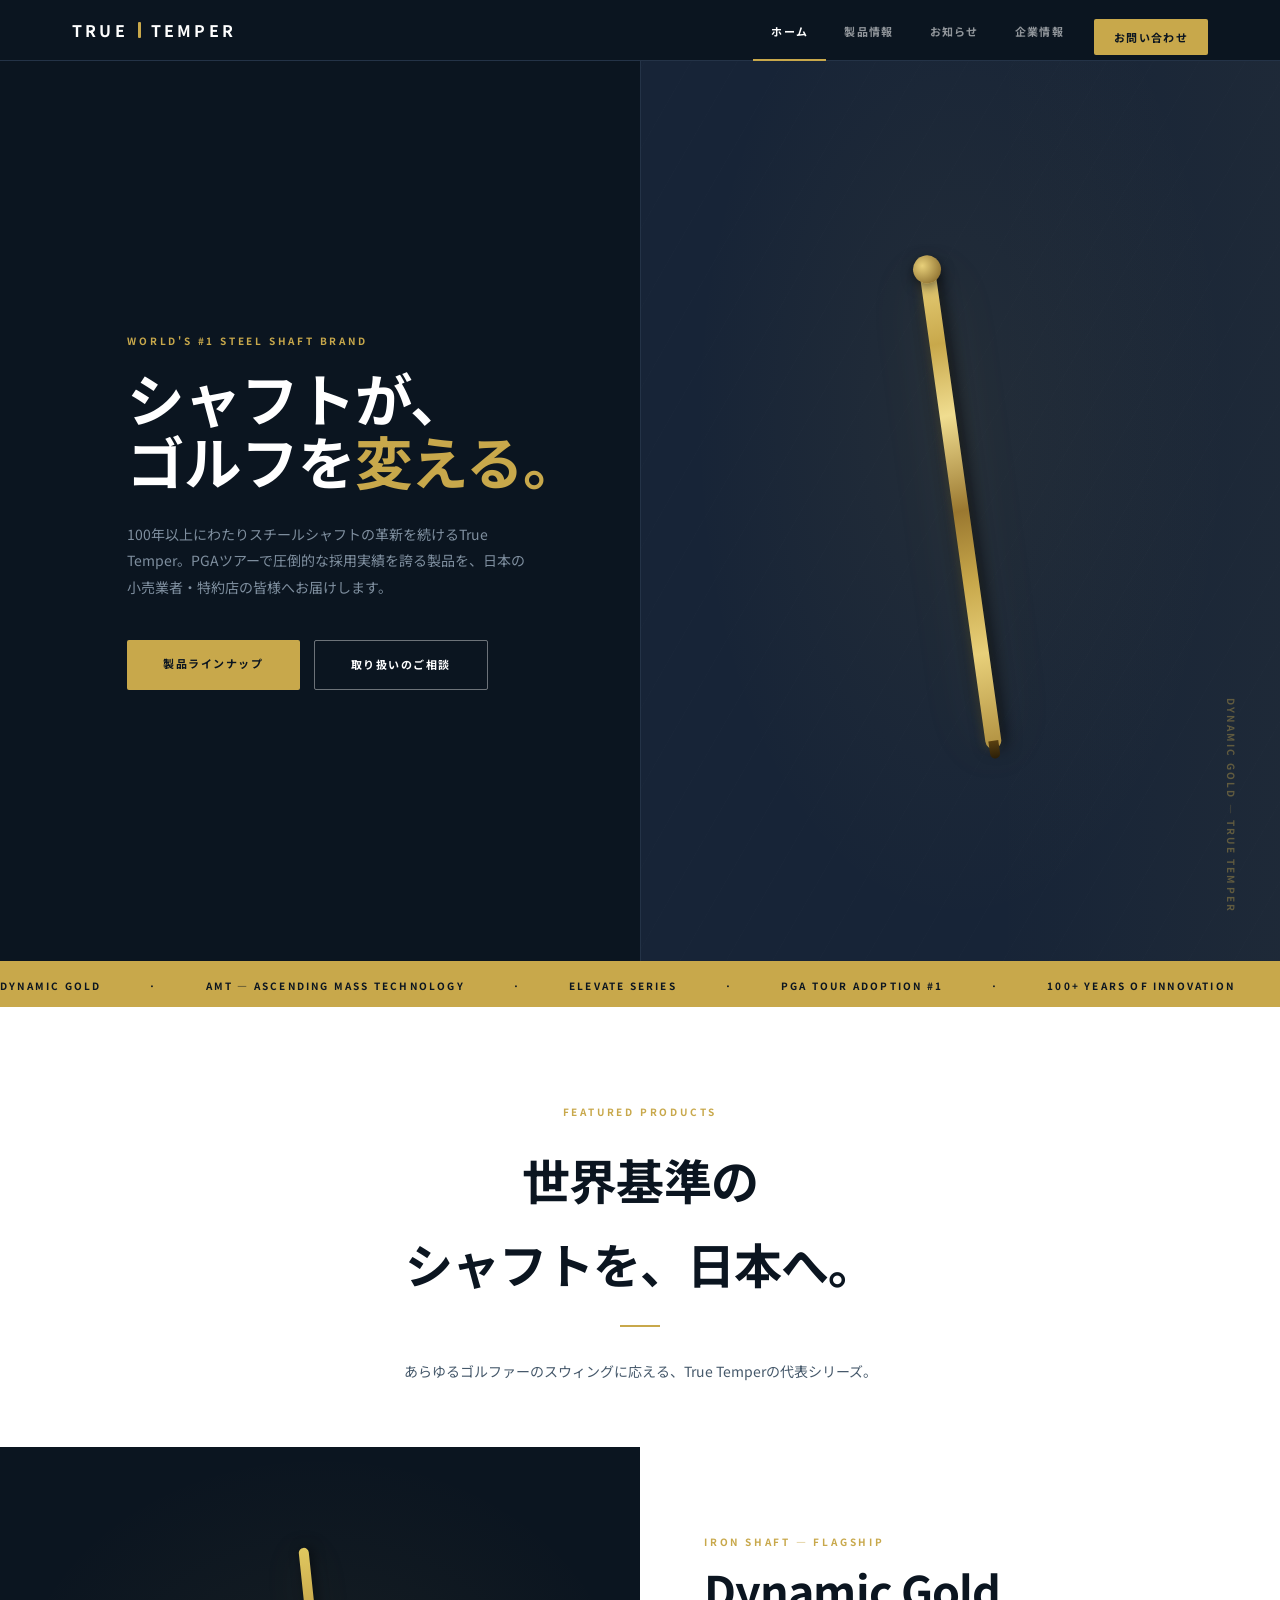
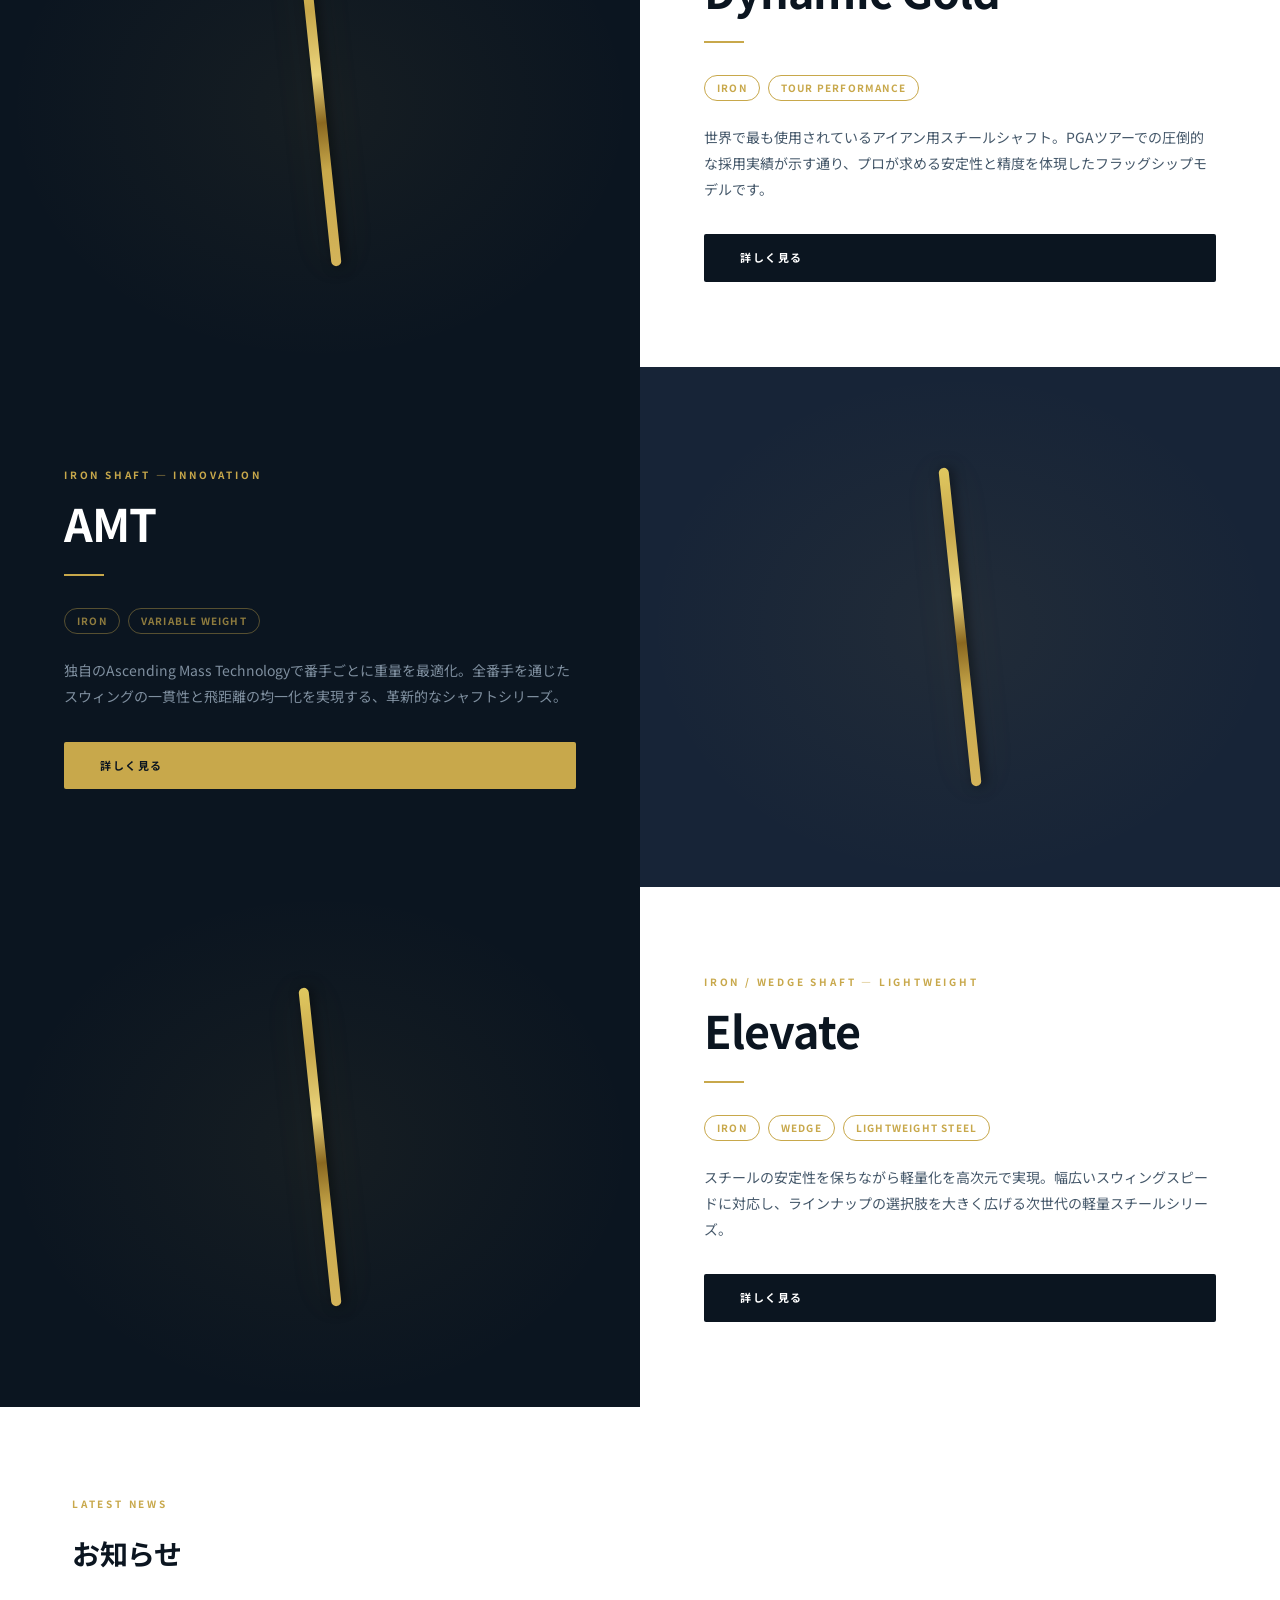
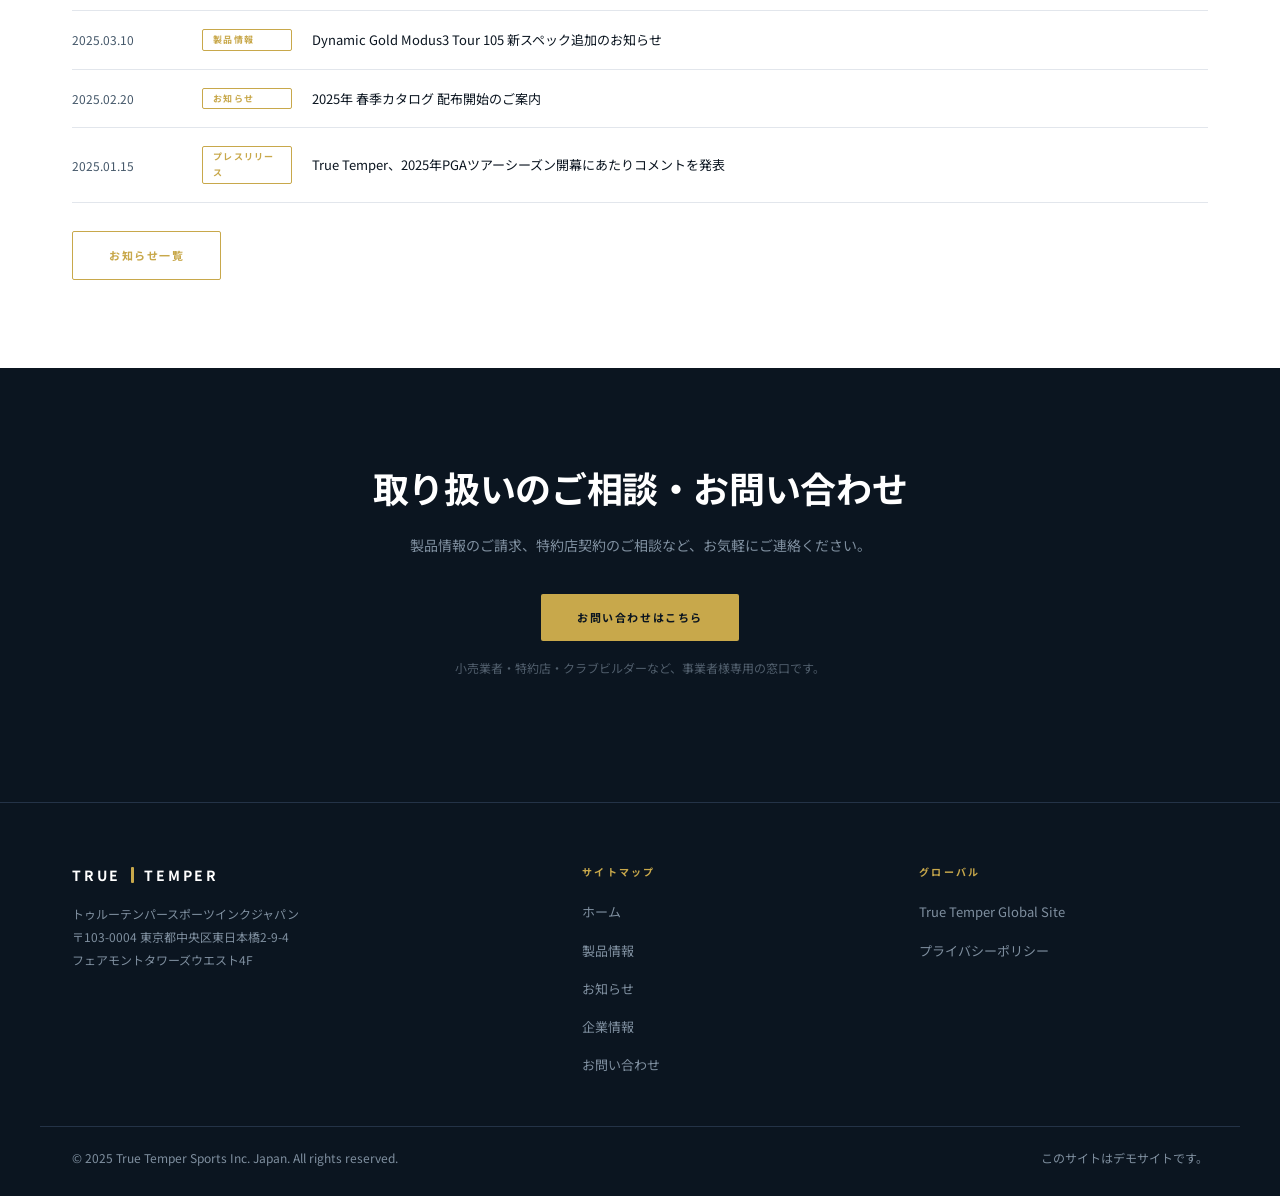
<file: index.html>
<!DOCTYPE html>
<html lang="ja">
<head>
  <meta charset="UTF-8">
  <meta name="viewport" content="width=device-width, initial-scale=1.0">
  <title>True Temper Japan | ゴルフシャフトの世界的リーディングブランド</title>
  <meta name="description" content="True Temper（トゥルーテンパー）は世界No.1のスチールゴルフシャフトブランド。日本国内の小売業者・特約店向けに、最高品質のゴルフシャフトを供給しています。">
  <link rel="preconnect" href="https://fonts.googleapis.com">
  <link rel="preconnect" href="https://fonts.gstatic.com" crossorigin>
  <link href="https://fonts.googleapis.com/css2?family=Noto+Sans+JP:wght@400;500;700&display=swap" rel="stylesheet">
  <link rel="stylesheet" href="assets/style.css">
</head>
<body>

  <header class="site-header">
    <div class="header-inner">
      <a href="index.html" class="logo">TRUE<span class="logo-bar"></span>TEMPER</a>
      <nav class="site-nav">
        <a href="index.html" class="active">ホーム</a>
        <a href="products.html">製品情報</a>
        <a href="news.html">お知らせ</a>
        <a href="about.html">企業情報</a>
        <a href="contact.html" class="nav-contact">お問い合わせ</a>
      </nav>
    </div>
  </header>

  <!-- Hero: full-screen split -->
  <section class="hero">
    <div class="hero-copy">
      <span class="eyebrow">World's #1 Steel Shaft Brand</span>
      <h1>シャフトが、<br>ゴルフを<em>変える。</em></h1>
      <p>100年以上にわたりスチールシャフトの革新を続けるTrue Temper。PGAツアーで圧倒的な採用実績を誇る製品を、日本の小売業者・特約店の皆様へお届けします。</p>
      <div class="hero-btns">
        <a href="products.html" class="btn btn-gold">製品ラインナップ</a>
        <a href="contact.html" class="btn btn-ghost">取り扱いのご相談</a>
      </div>
    </div>
    <div class="hero-panel">
      <div class="shaft-highlight"></div>
      <div class="shaft-hero"></div>
      <div class="shaft-hero-label">Dynamic Gold — True Temper</div>
    </div>
  </section>

  <!-- Brand ticker -->
  <div class="brand-ticker">
    <div class="brand-ticker-inner">
      <span>Dynamic Gold</span><span>·</span>
      <span>AMT — Ascending Mass Technology</span><span>·</span>
      <span>Elevate Series</span><span>·</span>
      <span>PGA Tour Adoption #1</span><span>·</span>
      <span>100+ Years of Innovation</span><span>·</span>
      <span>Dynamic Gold</span><span>·</span>
      <span>AMT — Ascending Mass Technology</span><span>·</span>
      <span>Elevate Series</span><span>·</span>
      <span>PGA Tour Adoption #1</span><span>·</span>
      <span>100+ Years of Innovation</span><span>·</span>
    </div>
  </div>

  <!-- Products showcase: Titleist-style full-bleed rows -->
  <div class="products-intro">
    <div class="container">
      <span class="eyebrow eyebrow-dark">Featured Products</span>
      <h2>世界基準の<br>シャフトを、日本へ。</h2>
      <div class="rule rule-center"></div>
      <p>あらゆるゴルファーのスウィングに応える、True Temperの代表シリーズ。</p>
    </div>
  </div>

  <!-- Dynamic Gold row -->
  <div class="product-row">
    <div class="product-row-visual">
      <div class="shaft-card"></div>
    </div>
    <div class="product-row-copy">
      <span class="eyebrow">Iron Shaft — Flagship</span>
      <h2>Dynamic Gold</h2>
      <div class="rule"></div>
      <div class="tag-row">
        <span class="tag">Iron</span>
        <span class="tag">Tour Performance</span>
      </div>
      <p>世界で最も使用されているアイアン用スチールシャフト。PGAツアーでの圧倒的な採用実績が示す通り、プロが求める安定性と精度を体現したフラッグシップモデルです。</p>
      <a href="products.html#dynamic-gold" class="btn btn-navy">詳しく見る</a>
    </div>
  </div>

  <!-- AMT row (dark, reversed) -->
  <div class="product-row dark reverse">
    <div class="product-row-visual">
      <div class="shaft-card"></div>
    </div>
    <div class="product-row-copy">
      <span class="eyebrow">Iron Shaft — Innovation</span>
      <h2>AMT</h2>
      <div class="rule"></div>
      <div class="tag-row">
        <span class="tag tag-dark">Iron</span>
        <span class="tag tag-dark">Variable Weight</span>
      </div>
      <p>独自のAscending Mass Technologyで番手ごとに重量を最適化。全番手を通じたスウィングの一貫性と飛距離の均一化を実現する、革新的なシャフトシリーズ。</p>
      <a href="products.html#amt" class="btn btn-gold">詳しく見る</a>
    </div>
  </div>

  <!-- Elevate row -->
  <div class="product-row">
    <div class="product-row-visual">
      <div class="shaft-card"></div>
    </div>
    <div class="product-row-copy">
      <span class="eyebrow">Iron / Wedge Shaft — Lightweight</span>
      <h2>Elevate</h2>
      <div class="rule"></div>
      <div class="tag-row">
        <span class="tag">Iron</span>
        <span class="tag">Wedge</span>
        <span class="tag">Lightweight Steel</span>
      </div>
      <p>スチールの安定性を保ちながら軽量化を高次元で実現。幅広いスウィングスピードに対応し、ラインナップの選択肢を大きく広げる次世代の軽量スチールシリーズ。</p>
      <a href="products.html#elevate" class="btn btn-navy">詳しく見る</a>
    </div>
  </div>

  <!-- News -->
  <section class="news-section">
    <div class="container">
      <span class="eyebrow eyebrow-dark">Latest News</span>
      <h2>お知らせ</h2>
      <div class="news-list">
        <div class="news-item">
          <span class="news-date">2025.03.10</span>
          <span class="news-cat">製品情報</span>
          <span class="news-title"><a href="news.html">Dynamic Gold Modus3 Tour 105 新スペック追加のお知らせ</a></span>
        </div>
        <div class="news-item">
          <span class="news-date">2025.02.20</span>
          <span class="news-cat">お知らせ</span>
          <span class="news-title"><a href="news.html">2025年 春季カタログ 配布開始のご案内</a></span>
        </div>
        <div class="news-item">
          <span class="news-date">2025.01.15</span>
          <span class="news-cat">プレスリリース</span>
          <span class="news-title"><a href="news.html">True Temper、2025年PGAツアーシーズン開幕にあたりコメントを発表</a></span>
        </div>
      </div>
      <div style="margin-top: 28px;">
        <a href="news.html" class="btn btn-outline-gold">お知らせ一覧</a>
      </div>
    </div>
  </section>

  <!-- CTA -->
  <div class="cta-band">
    <div class="container">
      <h2>取り扱いのご相談・お問い合わせ</h2>
      <p>製品情報のご請求、特約店契約のご相談など、お気軽にご連絡ください。</p>
      <a href="contact.html" class="btn btn-gold">お問い合わせはこちら</a>
      <p class="note">小売業者・特約店・クラブビルダーなど、事業者様専用の窓口です。</p>
    </div>
  </div>

  <footer class="site-footer">
    <div class="footer-inner">
      <div class="footer-brand">
        <a href="index.html" class="logo">TRUE<span class="logo-bar"></span>TEMPER</a>
        <p>トゥルーテンパースポーツインクジャパン<br>
        〒103-0004 東京都中央区東日本橋2-9-4<br>
        フェアモントタワーズウエスト4F</p>
      </div>
      <div class="footer-col">
        <h4>サイトマップ</h4>
        <ul>
          <li><a href="index.html">ホーム</a></li>
          <li><a href="products.html">製品情報</a></li>
          <li><a href="news.html">お知らせ</a></li>
          <li><a href="about.html">企業情報</a></li>
          <li><a href="contact.html">お問い合わせ</a></li>
        </ul>
      </div>
      <div class="footer-col">
        <h4>グローバル</h4>
        <ul>
          <li><a href="#">True Temper Global Site</a></li>
          <li><a href="#">プライバシーポリシー</a></li>
        </ul>
      </div>
    </div>
    <div class="footer-bottom">
      <p>© 2025 True Temper Sports Inc. Japan. All rights reserved.</p>
      <p>このサイトはデモサイトです。</p>
    </div>
  </footer>

</body>
</html>
</file>
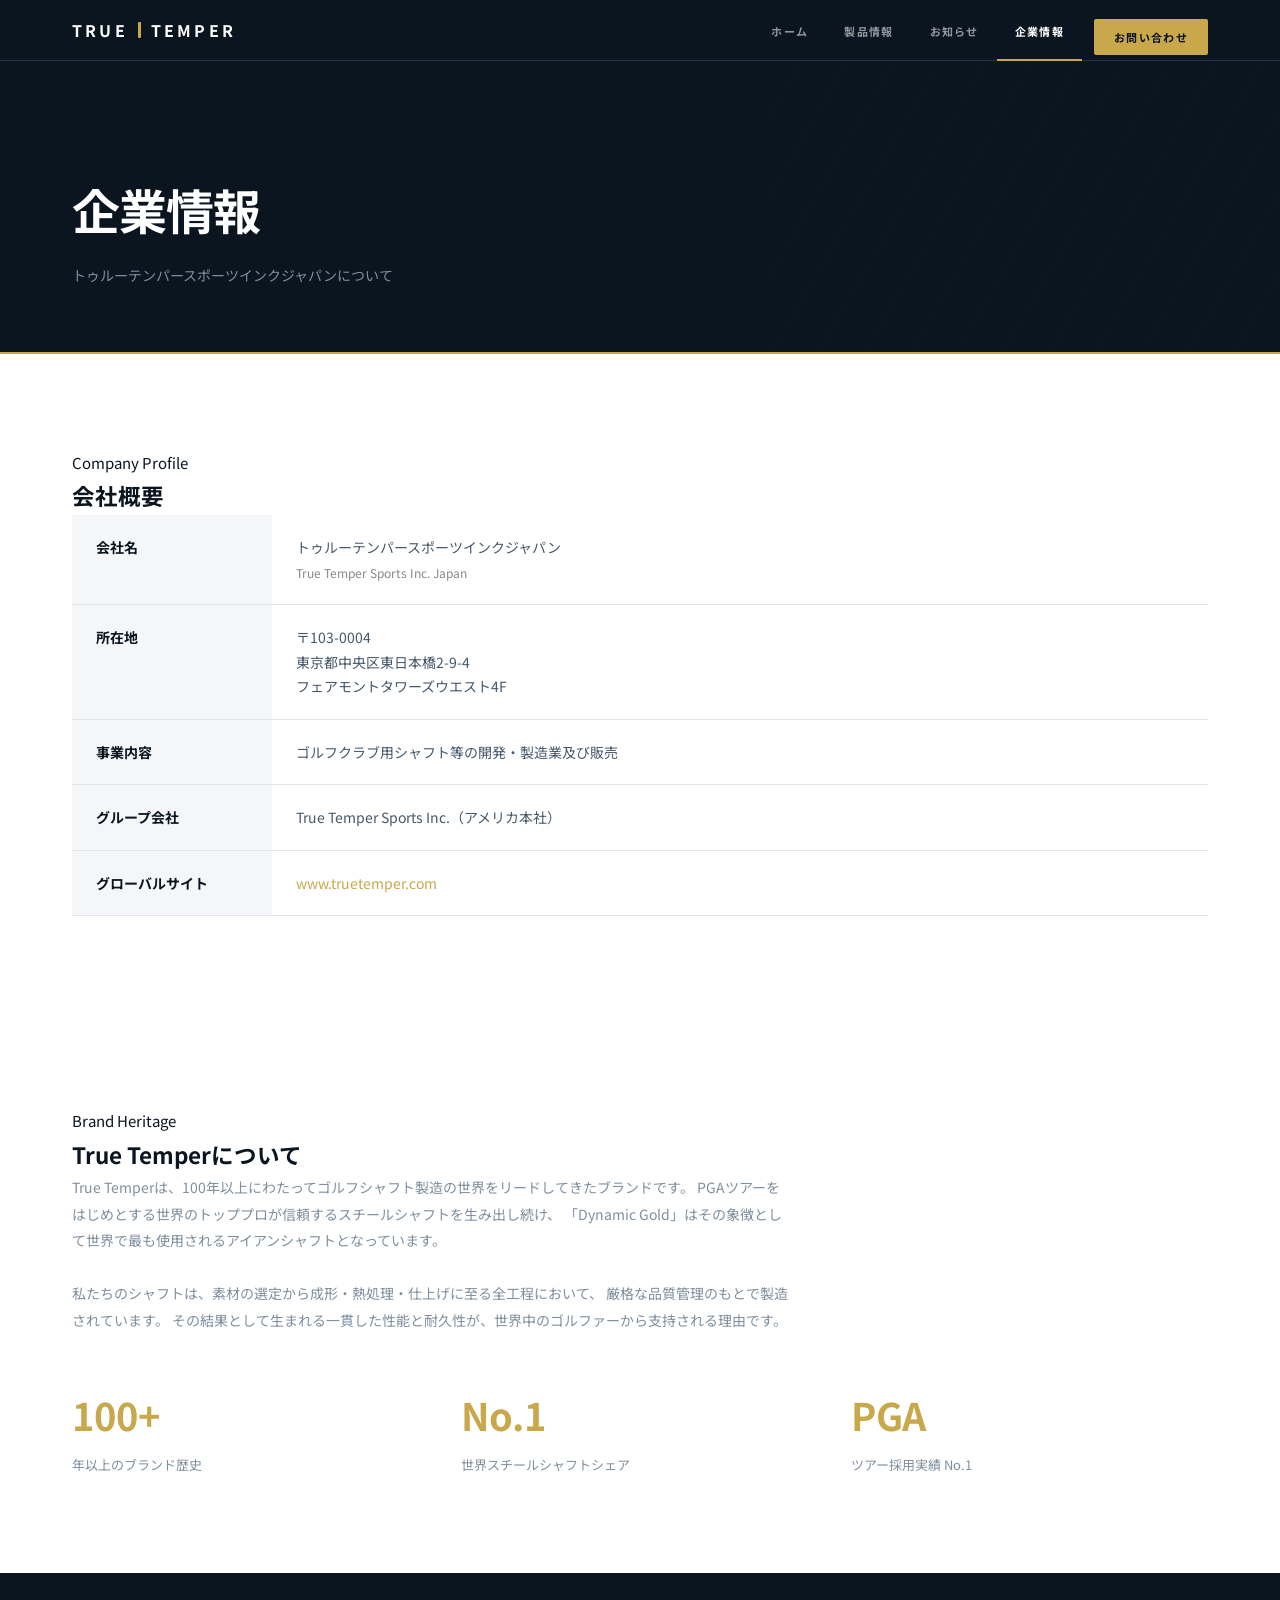
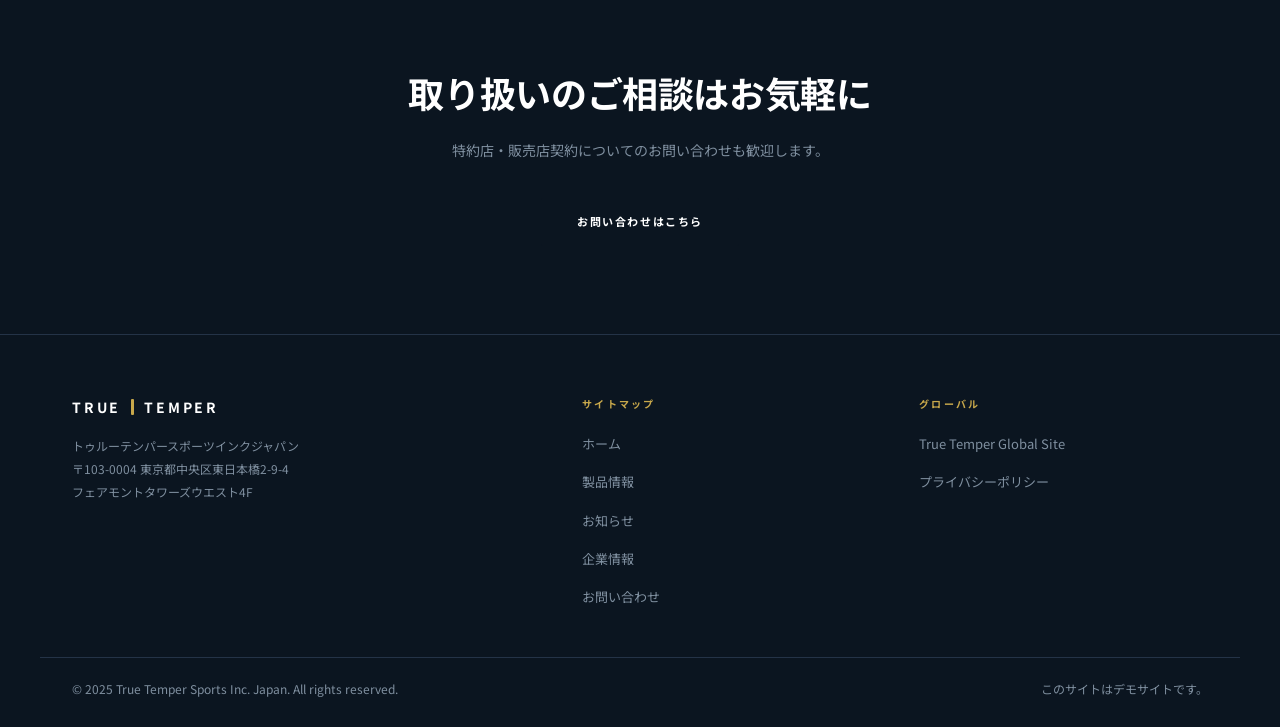
<file: about.html>
<!DOCTYPE html>
<html lang="ja">
<head>
  <meta charset="UTF-8">
  <meta name="viewport" content="width=device-width, initial-scale=1.0">
  <title>企業情報 | True Temper Japan</title>
  <meta name="description" content="トゥルーテンパースポーツインクジャパンの企業情報。東京都中央区を拠点に、世界No.1スチールゴルフシャフトブランドを日本市場へ展開しています。">
  <link rel="preconnect" href="https://fonts.googleapis.com">
  <link rel="preconnect" href="https://fonts.gstatic.com" crossorigin>
  <link href="https://fonts.googleapis.com/css2?family=Noto+Sans+JP:wght@400;500;700&display=swap" rel="stylesheet">
  <link rel="stylesheet" href="assets/style.css">
</head>
<body>

  <header class="site-header">
    <div class="header-inner">
      <a href="index.html" class="logo">TRUE<span class="logo-bar"></span>TEMPER</a>
      <nav class="site-nav">
        <a href="index.html">ホーム</a>
        <a href="products.html">製品情報</a>
        <a href="news.html">お知らせ</a>
        <a href="about.html" class="active">企業情報</a>
        <a href="contact.html" class="nav-contact">お問い合わせ</a>
      </nav>
    </div>
  </header>

  <div class="page-hero">
    <div class="container">
      <span class="label">About Us</span>
      <h1>企業情報</h1>
      <p>トゥルーテンパースポーツインクジャパンについて</p>
    </div>
  </div>

  <!-- Company Info -->
  <section class="section">
    <div class="container">
      <span class="label">Company Profile</span>
      <h2 class="section-title">会社概要</h2>
      <div class="divider"></div>
      <table class="info-table">
        <tr>
          <th>会社名</th>
          <td>トゥルーテンパースポーツインクジャパン<br>
            <small style="color:#888; font-size:12px;">True Temper Sports Inc. Japan</small></td>
        </tr>
        <tr>
          <th>所在地</th>
          <td>〒103-0004<br>東京都中央区東日本橋2-9-4<br>フェアモントタワーズウエスト4F</td>
        </tr>
        <tr>
          <th>事業内容</th>
          <td>ゴルフクラブ用シャフト等の開発・製造業及び販売</td>
        </tr>
        <tr>
          <th>グループ会社</th>
          <td>True Temper Sports Inc.（アメリカ本社）</td>
        </tr>
        <tr>
          <th>グローバルサイト</th>
          <td><a href="#" style="color: var(--gold);">www.truetemper.com</a></td>
        </tr>
      </table>
    </div>
  </section>

  <!-- Brand story -->
  <section class="section section-navy">
    <div class="container">
      <span class="label">Brand Heritage</span>
      <h2 class="section-title section-title-white">True Temperについて</h2>
      <div class="divider"></div>
      <p style="font-size: 14px; color: var(--gray); line-height: 1.9; max-width: 720px; margin-bottom: 48px;">
        True Temperは、100年以上にわたってゴルフシャフト製造の世界をリードしてきたブランドです。
        PGAツアーをはじめとする世界のトッププロが信頼するスチールシャフトを生み出し続け、
        「Dynamic Gold」はその象徴として世界で最も使用されるアイアンシャフトとなっています。<br><br>
        私たちのシャフトは、素材の選定から成形・熱処理・仕上げに至る全工程において、
        厳格な品質管理のもとで製造されています。
        その結果として生まれる一貫した性能と耐久性が、世界中のゴルファーから支持される理由です。
      </p>
      <div style="display: grid; grid-template-columns: repeat(auto-fit, minmax(200px, 1fr)); gap: 32px;">
        <div>
          <p style="font-size: 38px; font-weight: 700; color: var(--gold);">100+</p>
          <p style="font-size: 13px; color: var(--gray); margin-top: 6px;">年以上のブランド歴史</p>
        </div>
        <div>
          <p style="font-size: 38px; font-weight: 700; color: var(--gold);">No.1</p>
          <p style="font-size: 13px; color: var(--gray); margin-top: 6px;">世界スチールシャフトシェア</p>
        </div>
        <div>
          <p style="font-size: 38px; font-weight: 700; color: var(--gold);">PGA</p>
          <p style="font-size: 13px; color: var(--gray); margin-top: 6px;">ツアー採用実績 No.1</p>
        </div>
      </div>
    </div>
  </section>

  <!-- CTA -->
  <div class="cta-band">
    <div class="container">
      <h2>取り扱いのご相談はお気軽に</h2>
      <p>特約店・販売店契約についてのお問い合わせも歓迎します。</p>
      <a href="contact.html" class="btn btn-navy">お問い合わせはこちら</a>
    </div>
  </div>

  <footer class="site-footer">
    <div class="footer-inner">
      <div class="footer-brand">
        <a href="index.html" class="logo">TRUE<span class="logo-bar"></span>TEMPER</a>
        <p>トゥルーテンパースポーツインクジャパン<br>
        〒103-0004 東京都中央区東日本橋2-9-4<br>
        フェアモントタワーズウエスト4F</p>
      </div>
      <div class="footer-col">
        <h4>サイトマップ</h4>
        <ul>
          <li><a href="index.html">ホーム</a></li>
          <li><a href="products.html">製品情報</a></li>
          <li><a href="news.html">お知らせ</a></li>
          <li><a href="about.html">企業情報</a></li>
          <li><a href="contact.html">お問い合わせ</a></li>
        </ul>
      </div>
      <div class="footer-col">
        <h4>グローバル</h4>
        <ul>
          <li><a href="#">True Temper Global Site</a></li>
          <li><a href="#">プライバシーポリシー</a></li>
        </ul>
      </div>
    </div>
    <div class="footer-bottom">
      <p>© 2025 True Temper Sports Inc. Japan. All rights reserved.</p>
      <p>このサイトはデモサイトです。</p>
    </div>
  </footer>

</body>
</html>
</file>
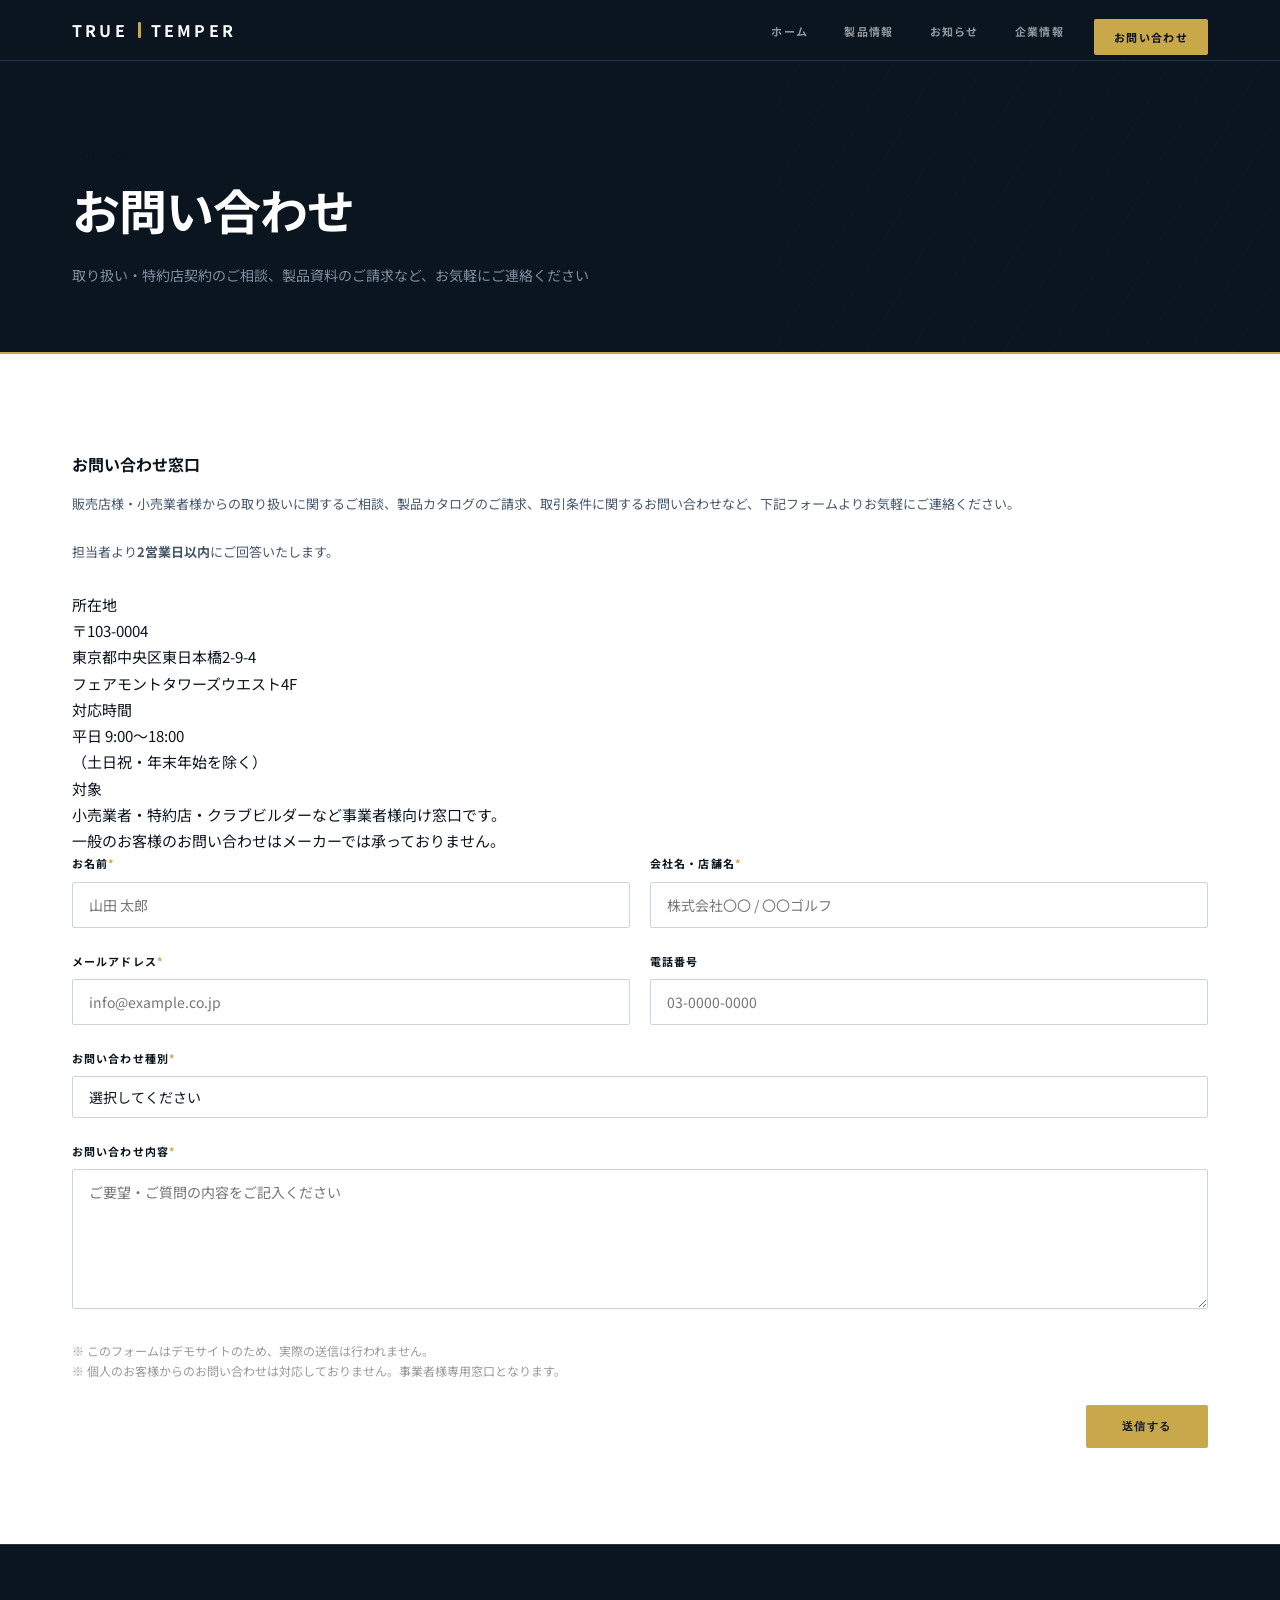
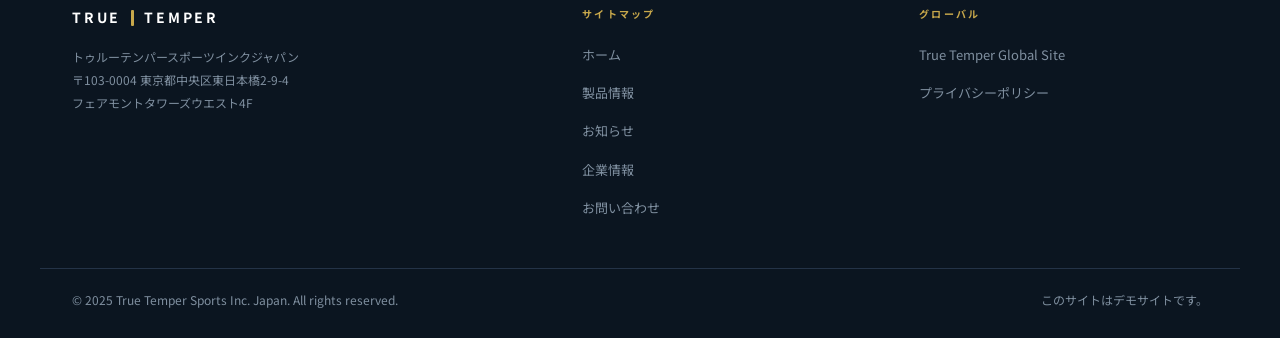
<file: contact.html>
<!DOCTYPE html>
<html lang="ja">
<head>
  <meta charset="UTF-8">
  <meta name="viewport" content="width=device-width, initial-scale=1.0">
  <title>お問い合わせ | True Temper Japan</title>
  <meta name="description" content="True Temper Japanへのお問い合わせ。取り扱い・特約店契約のご相談、製品カタログのご請求など、販売店様・小売業者様からのご連絡をお待ちしております。">
  <link rel="preconnect" href="https://fonts.googleapis.com">
  <link rel="preconnect" href="https://fonts.gstatic.com" crossorigin>
  <link href="https://fonts.googleapis.com/css2?family=Noto+Sans+JP:wght@400;500;700&display=swap" rel="stylesheet">
  <link rel="stylesheet" href="assets/style.css">
</head>
<body>

  <header class="site-header">
    <div class="header-inner">
      <a href="index.html" class="logo">TRUE<span class="logo-bar"></span>TEMPER</a>
      <nav class="site-nav">
        <a href="index.html">ホーム</a>
        <a href="products.html">製品情報</a>
        <a href="news.html">お知らせ</a>
        <a href="about.html">企業情報</a>
        <a href="contact.html" class="nav-contact active">お問い合わせ</a>
      </nav>
    </div>
  </header>

  <div class="page-hero">
    <div class="container">
      <span class="label">Contact</span>
      <h1>お問い合わせ</h1>
      <p>取り扱い・特約店契約のご相談、製品資料のご請求など、お気軽にご連絡ください</p>
    </div>
  </div>

  <section class="section">
    <div class="container">
      <div class="contact-layout">

        <div class="contact-sidebar">
          <h3>お問い合わせ窓口</h3>
          <p>
            販売店様・小売業者様からの取り扱いに関するご相談、製品カタログのご請求、取引条件に関するお問い合わせなど、下記フォームよりお気軽にご連絡ください。<br><br>
            担当者より<strong>2営業日以内</strong>にご回答いたします。
          </p>
          <dl class="info-list">
            <div class="info-list-item">
              <dt>所在地</dt>
              <dd>〒103-0004<br>東京都中央区東日本橋2-9-4<br>フェアモントタワーズウエスト4F</dd>
            </div>
            <div class="info-list-item">
              <dt>対応時間</dt>
              <dd>平日 9:00〜18:00<br>（土日祝・年末年始を除く）</dd>
            </div>
            <div class="info-list-item">
              <dt>対象</dt>
              <dd>小売業者・特約店・クラブビルダーなど事業者様向け窓口です。<br>一般のお客様のお問い合わせはメーカーでは承っておりません。</dd>
            </div>
          </dl>
        </div>

        <div>
          <form action="#" method="post">
            <div class="form-row">
              <div class="form-group">
                <label for="name">お名前<span class="req">*</span></label>
                <input type="text" id="name" name="name" placeholder="山田 太郎" required>
              </div>
              <div class="form-group">
                <label for="company">会社名・店舗名<span class="req">*</span></label>
                <input type="text" id="company" name="company" placeholder="株式会社〇〇 / 〇〇ゴルフ" required>
              </div>
            </div>
            <div class="form-row">
              <div class="form-group">
                <label for="email">メールアドレス<span class="req">*</span></label>
                <input type="email" id="email" name="email" placeholder="info@example.co.jp" required>
              </div>
              <div class="form-group">
                <label for="tel">電話番号</label>
                <input type="tel" id="tel" name="tel" placeholder="03-0000-0000">
              </div>
            </div>
            <div class="form-group">
              <label for="category">お問い合わせ種別<span class="req">*</span></label>
              <select id="category" name="category" required>
                <option value="" disabled selected>選択してください</option>
                <option>取り扱い・特約店契約のご相談</option>
                <option>製品カタログ・スペック資料のご請求</option>
                <option>お見積りのご依頼</option>
                <option>既存取引に関するお問い合わせ</option>
                <option>その他</option>
              </select>
            </div>
            <div class="form-group">
              <label for="message">お問い合わせ内容<span class="req">*</span></label>
              <textarea id="message" name="message" placeholder="ご要望・ご質問の内容をご記入ください" required></textarea>
            </div>
            <p class="form-note">
              ※ このフォームはデモサイトのため、実際の送信は行われません。<br>
              ※ 個人のお客様からのお問い合わせは対応しておりません。事業者様専用窓口となります。
            </p>
            <div style="text-align: right;">
              <button type="submit" class="btn btn-gold">送信する</button>
            </div>
          </form>
        </div>

      </div>
    </div>
  </section>

  <footer class="site-footer">
    <div class="footer-inner">
      <div class="footer-brand">
        <a href="index.html" class="logo">TRUE<span class="logo-bar"></span>TEMPER</a>
        <p>トゥルーテンパースポーツインクジャパン<br>
        〒103-0004 東京都中央区東日本橋2-9-4<br>
        フェアモントタワーズウエスト4F</p>
      </div>
      <div class="footer-col">
        <h4>サイトマップ</h4>
        <ul>
          <li><a href="index.html">ホーム</a></li>
          <li><a href="products.html">製品情報</a></li>
          <li><a href="news.html">お知らせ</a></li>
          <li><a href="about.html">企業情報</a></li>
          <li><a href="contact.html">お問い合わせ</a></li>
        </ul>
      </div>
      <div class="footer-col">
        <h4>グローバル</h4>
        <ul>
          <li><a href="#">True Temper Global Site</a></li>
          <li><a href="#">プライバシーポリシー</a></li>
        </ul>
      </div>
    </div>
    <div class="footer-bottom">
      <p>© 2025 True Temper Sports Inc. Japan. All rights reserved.</p>
      <p>このサイトはデモサイトです。</p>
    </div>
  </footer>

</body>
</html>
</file>
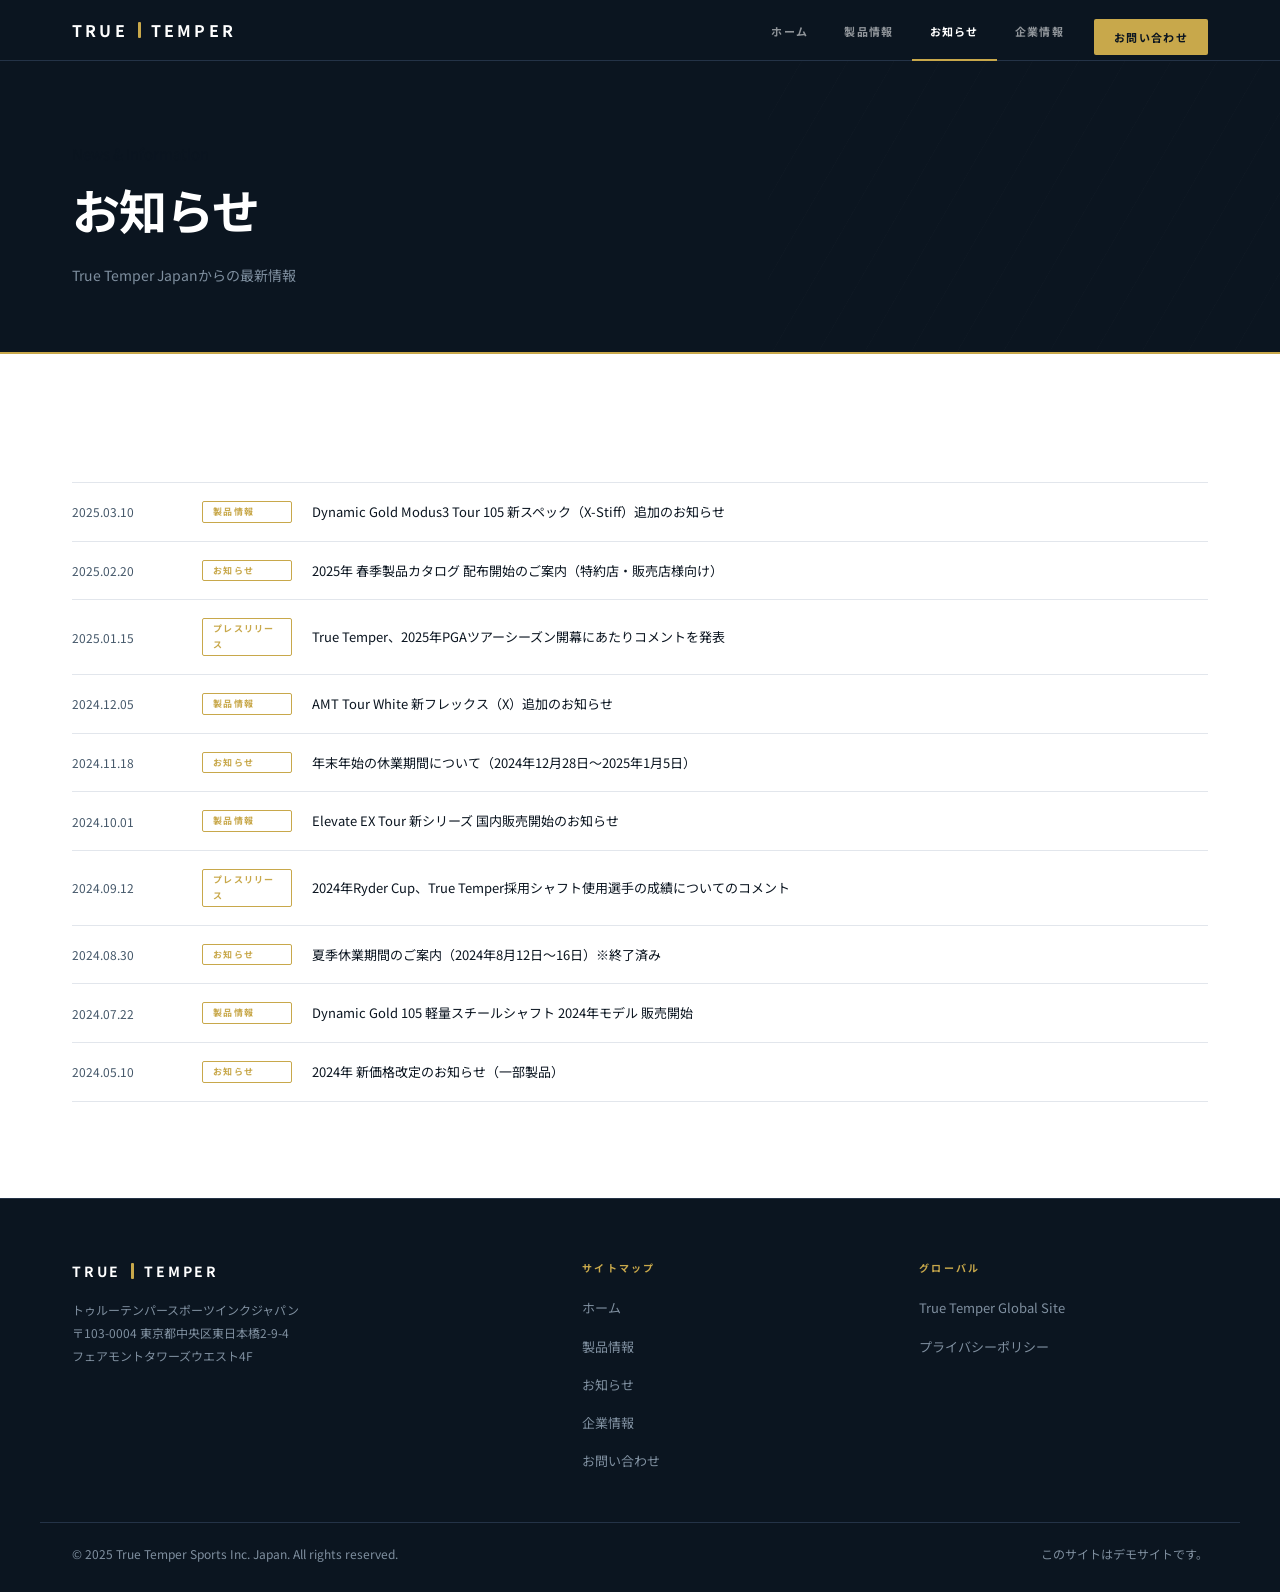
<file: news.html>
<!DOCTYPE html>
<html lang="ja">
<head>
  <meta charset="UTF-8">
  <meta name="viewport" content="width=device-width, initial-scale=1.0">
  <title>お知らせ | True Temper Japan</title>
  <meta name="description" content="トゥルーテンパースポーツインクジャパンからの最新お知らせ、製品情報、プレスリリースを掲載しています。">
  <link rel="preconnect" href="https://fonts.googleapis.com">
  <link rel="preconnect" href="https://fonts.gstatic.com" crossorigin>
  <link href="https://fonts.googleapis.com/css2?family=Noto+Sans+JP:wght@400;500;700&display=swap" rel="stylesheet">
  <link rel="stylesheet" href="assets/style.css">
</head>
<body>

  <header class="site-header">
    <div class="header-inner">
      <a href="index.html" class="logo">TRUE<span class="logo-bar"></span>TEMPER</a>
      <nav class="site-nav">
        <a href="index.html">ホーム</a>
        <a href="products.html">製品情報</a>
        <a href="news.html" class="active">お知らせ</a>
        <a href="about.html">企業情報</a>
        <a href="contact.html" class="nav-contact">お問い合わせ</a>
      </nav>
    </div>
  </header>

  <div class="page-hero">
    <div class="container">
      <span class="label">News &amp; Information</span>
      <h1>お知らせ</h1>
      <p>True Temper Japanからの最新情報</p>
    </div>
  </div>

  <section class="section">
    <div class="container">
      <div class="news-list">
        <div class="news-item">
          <span class="news-date">2025.03.10</span>
          <span class="news-cat">製品情報</span>
          <span class="news-title">Dynamic Gold Modus3 Tour 105 新スペック（X-Stiff）追加のお知らせ</span>
        </div>
        <div class="news-item">
          <span class="news-date">2025.02.20</span>
          <span class="news-cat">お知らせ</span>
          <span class="news-title">2025年 春季製品カタログ 配布開始のご案内（特約店・販売店様向け）</span>
        </div>
        <div class="news-item">
          <span class="news-date">2025.01.15</span>
          <span class="news-cat">プレスリリース</span>
          <span class="news-title">True Temper、2025年PGAツアーシーズン開幕にあたりコメントを発表</span>
        </div>
        <div class="news-item">
          <span class="news-date">2024.12.05</span>
          <span class="news-cat">製品情報</span>
          <span class="news-title">AMT Tour White 新フレックス（X）追加のお知らせ</span>
        </div>
        <div class="news-item">
          <span class="news-date">2024.11.18</span>
          <span class="news-cat">お知らせ</span>
          <span class="news-title">年末年始の休業期間について（2024年12月28日〜2025年1月5日）</span>
        </div>
        <div class="news-item">
          <span class="news-date">2024.10.01</span>
          <span class="news-cat">製品情報</span>
          <span class="news-title">Elevate EX Tour 新シリーズ 国内販売開始のお知らせ</span>
        </div>
        <div class="news-item">
          <span class="news-date">2024.09.12</span>
          <span class="news-cat">プレスリリース</span>
          <span class="news-title">2024年Ryder Cup、True Temper採用シャフト使用選手の成績についてのコメント</span>
        </div>
        <div class="news-item">
          <span class="news-date">2024.08.30</span>
          <span class="news-cat">お知らせ</span>
          <span class="news-title">夏季休業期間のご案内（2024年8月12日〜16日）※終了済み</span>
        </div>
        <div class="news-item">
          <span class="news-date">2024.07.22</span>
          <span class="news-cat">製品情報</span>
          <span class="news-title">Dynamic Gold 105 軽量スチールシャフト 2024年モデル 販売開始</span>
        </div>
        <div class="news-item">
          <span class="news-date">2024.05.10</span>
          <span class="news-cat">お知らせ</span>
          <span class="news-title">2024年 新価格改定のお知らせ（一部製品）</span>
        </div>
      </div>
    </div>
  </section>

  <footer class="site-footer">
    <div class="footer-inner">
      <div class="footer-brand">
        <a href="index.html" class="logo">TRUE<span class="logo-bar"></span>TEMPER</a>
        <p>トゥルーテンパースポーツインクジャパン<br>
        〒103-0004 東京都中央区東日本橋2-9-4<br>
        フェアモントタワーズウエスト4F</p>
      </div>
      <div class="footer-col">
        <h4>サイトマップ</h4>
        <ul>
          <li><a href="index.html">ホーム</a></li>
          <li><a href="products.html">製品情報</a></li>
          <li><a href="news.html">お知らせ</a></li>
          <li><a href="about.html">企業情報</a></li>
          <li><a href="contact.html">お問い合わせ</a></li>
        </ul>
      </div>
      <div class="footer-col">
        <h4>グローバル</h4>
        <ul>
          <li><a href="#">True Temper Global Site</a></li>
          <li><a href="#">プライバシーポリシー</a></li>
        </ul>
      </div>
    </div>
    <div class="footer-bottom">
      <p>© 2025 True Temper Sports Inc. Japan. All rights reserved.</p>
      <p>このサイトはデモサイトです。</p>
    </div>
  </footer>

</body>
</html>
</file>
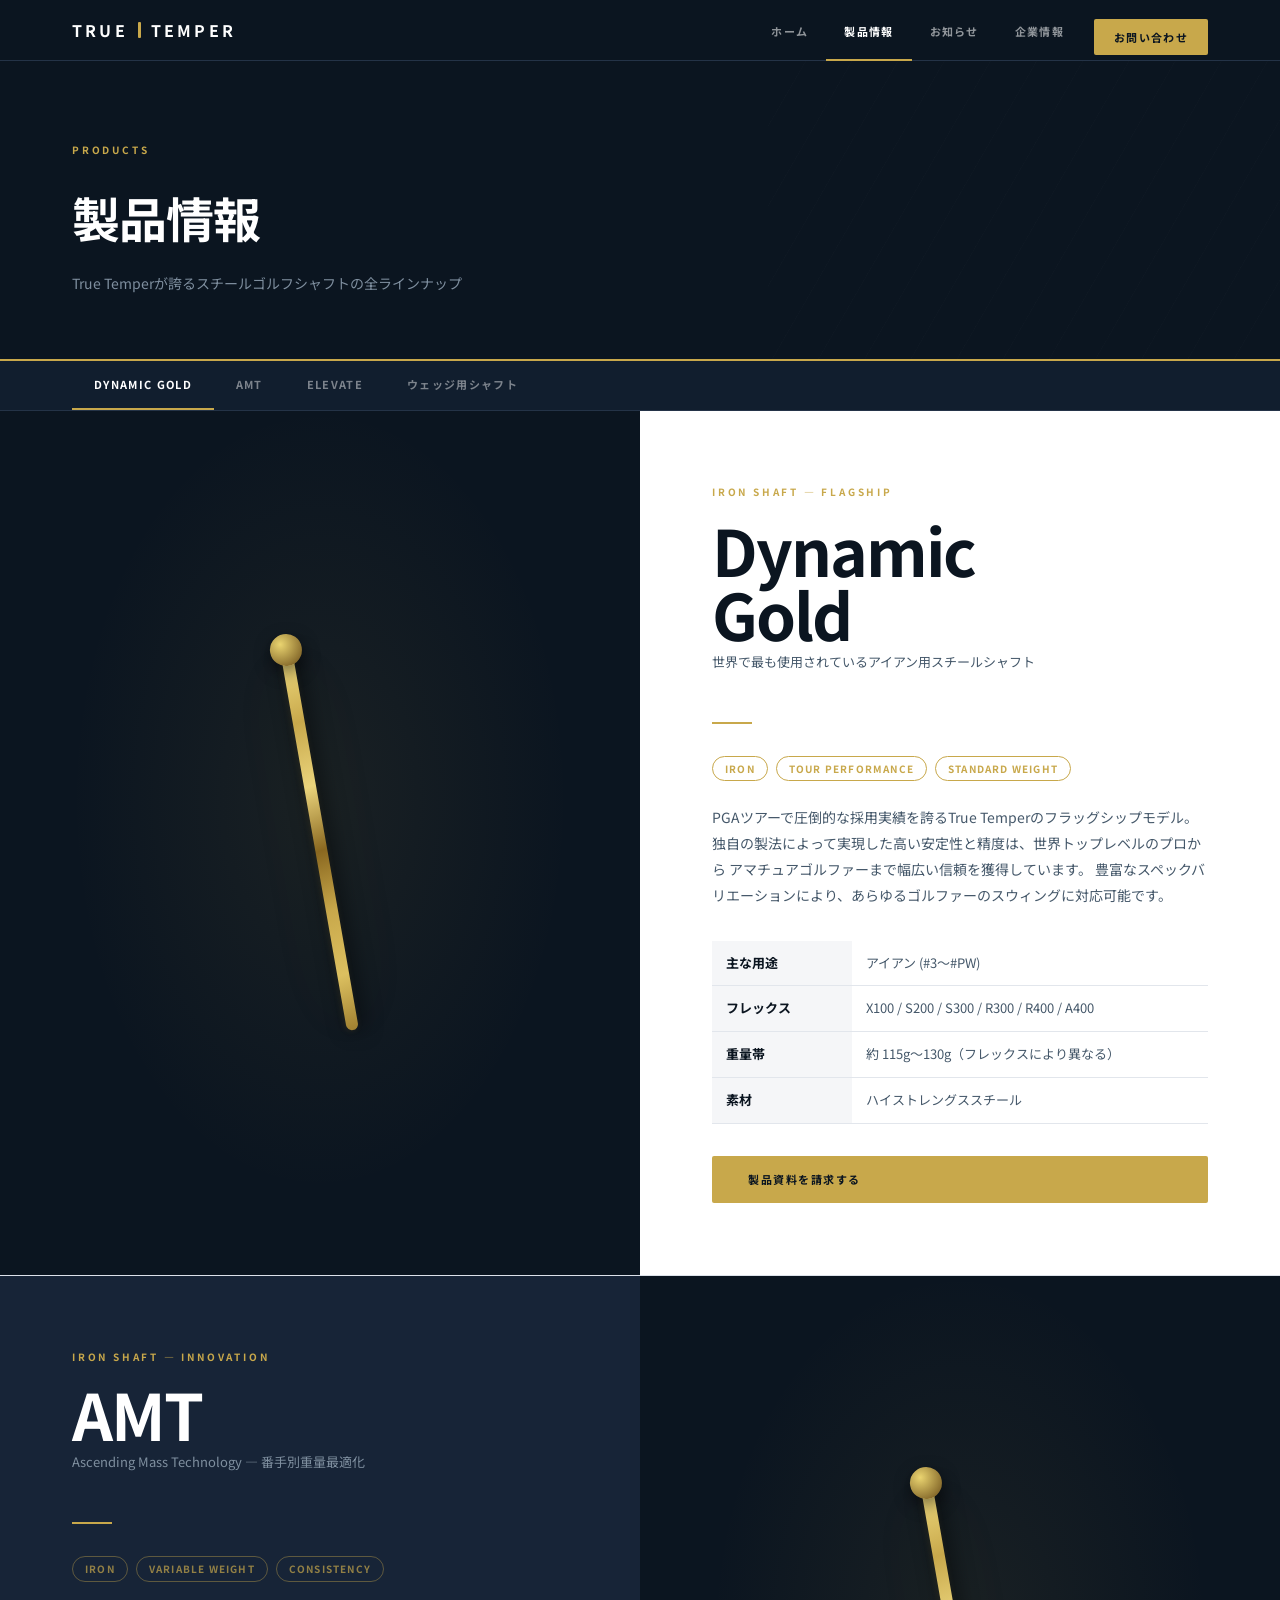
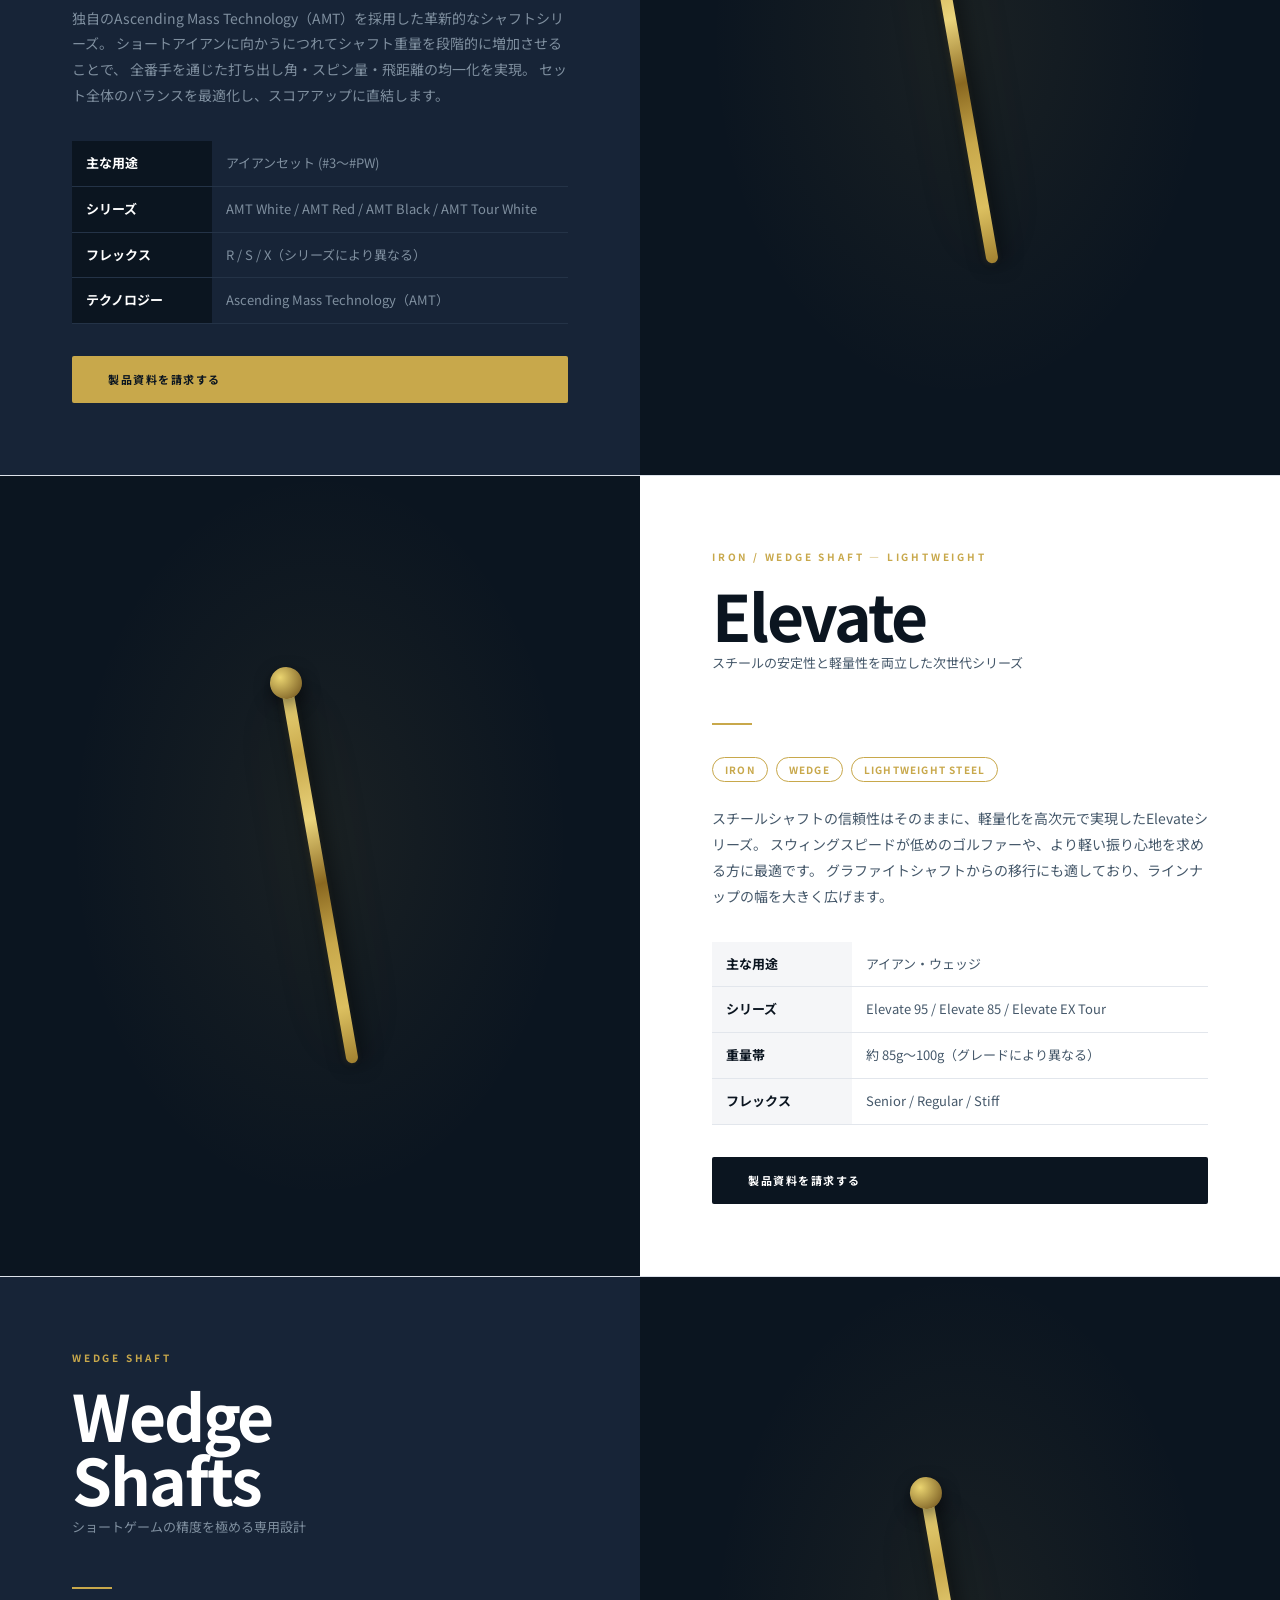
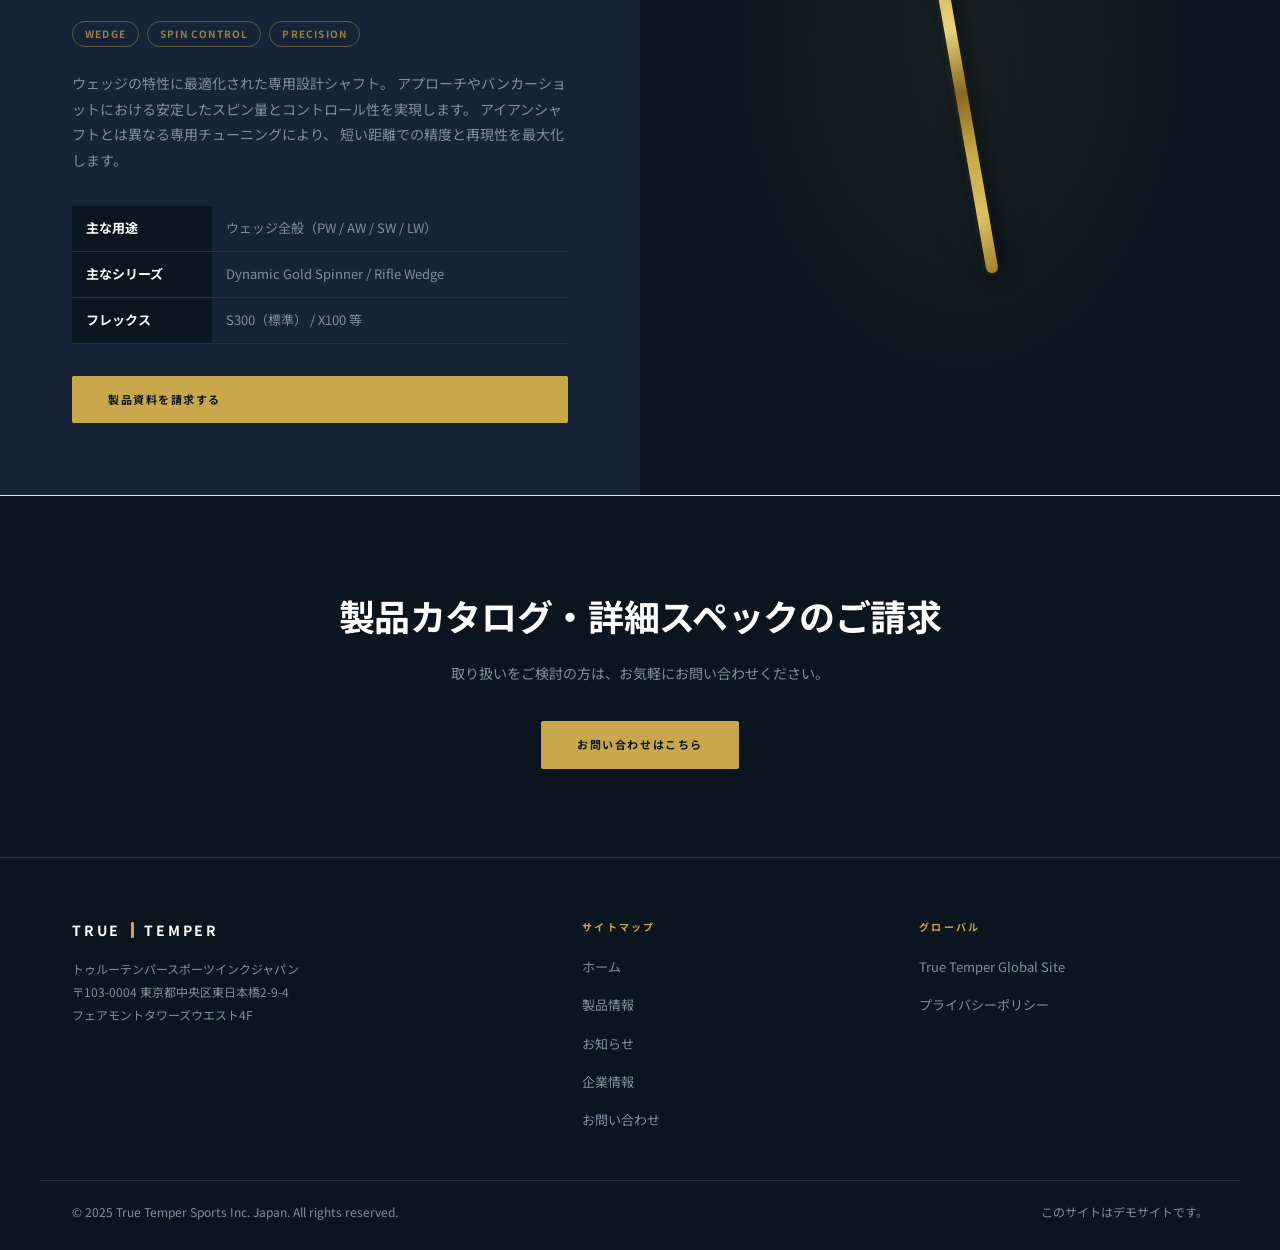
<file: products.html>
<!DOCTYPE html>
<html lang="ja">
<head>
  <meta charset="UTF-8">
  <meta name="viewport" content="width=device-width, initial-scale=1.0">
  <title>製品情報 | True Temper Japan</title>
  <meta name="description" content="True Temperのゴルフシャフト製品情報。Dynamic Gold、AMT、Elevateなど、世界No.1スチールシャフトブランドの全製品ラインナップをご紹介します。">
  <link rel="preconnect" href="https://fonts.googleapis.com">
  <link rel="preconnect" href="https://fonts.gstatic.com" crossorigin>
  <link href="https://fonts.googleapis.com/css2?family=Noto+Sans+JP:wght@400;500;700&display=swap" rel="stylesheet">
  <link rel="stylesheet" href="assets/style.css">
</head>
<body>

  <header class="site-header">
    <div class="header-inner">
      <a href="index.html" class="logo">TRUE<span class="logo-bar"></span>TEMPER</a>
      <nav class="site-nav">
        <a href="index.html">ホーム</a>
        <a href="products.html" class="active">製品情報</a>
        <a href="news.html">お知らせ</a>
        <a href="about.html">企業情報</a>
        <a href="contact.html" class="nav-contact">お問い合わせ</a>
      </nav>
    </div>
  </header>

  <div class="page-hero">
    <div class="container">
      <span class="eyebrow">Products</span>
      <h1>製品情報</h1>
      <p>True Temperが誇るスチールゴルフシャフトの全ラインナップ</p>
    </div>
  </div>

  <!-- Product nav -->
  <nav class="product-nav-bar">
    <div class="product-nav-bar-inner">
      <a href="#dynamic-gold" class="active">Dynamic Gold</a>
      <a href="#amt">AMT</a>
      <a href="#elevate">Elevate</a>
      <a href="#wedge">ウェッジ用シャフト</a>
    </div>
  </nav>

  <!-- Dynamic Gold -->
  <div class="product-hero-block" id="dynamic-gold">
    <div class="product-visual-panel">
      <div class="shaft-product"></div>
    </div>
    <div class="product-info-panel">
      <span class="eyebrow">Iron Shaft — Flagship</span>
      <h2 class="product-name">Dynamic<br>Gold</h2>
      <p class="product-sub">世界で最も使用されているアイアン用スチールシャフト</p>
      <div class="rule"></div>
      <div class="tag-row">
        <span class="tag">Iron</span>
        <span class="tag">Tour Performance</span>
        <span class="tag">Standard Weight</span>
      </div>
      <p class="product-desc">
        PGAツアーで圧倒的な採用実績を誇るTrue Temperのフラッグシップモデル。
        独自の製法によって実現した高い安定性と精度は、世界トップレベルのプロから
        アマチュアゴルファーまで幅広い信頼を獲得しています。
        豊富なスペックバリエーションにより、あらゆるゴルファーのスウィングに対応可能です。
      </p>
      <table class="spec-table">
        <tr><th>主な用途</th><td>アイアン (#3〜#PW)</td></tr>
        <tr><th>フレックス</th><td>X100 / S200 / S300 / R300 / R400 / A400</td></tr>
        <tr><th>重量帯</th><td>約 115g〜130g（フレックスにより異なる）</td></tr>
        <tr><th>素材</th><td>ハイストレングススチール</td></tr>
      </table>
      <a href="contact.html" class="btn btn-gold">製品資料を請求する</a>
    </div>
  </div>

  <!-- AMT (dark, flip) -->
  <div class="product-hero-block dark flip" id="amt">
    <div class="product-visual-panel">
      <div class="shaft-product"></div>
    </div>
    <div class="product-info-panel">
      <span class="eyebrow">Iron Shaft — Innovation</span>
      <h2 class="product-name">AMT</h2>
      <p class="product-sub">Ascending Mass Technology — 番手別重量最適化</p>
      <div class="rule"></div>
      <div class="tag-row">
        <span class="tag tag-dark">Iron</span>
        <span class="tag tag-dark">Variable Weight</span>
        <span class="tag tag-dark">Consistency</span>
      </div>
      <p class="product-desc">
        独自のAscending Mass Technology（AMT）を採用した革新的なシャフトシリーズ。
        ショートアイアンに向かうにつれてシャフト重量を段階的に増加させることで、
        全番手を通じた打ち出し角・スピン量・飛距離の均一化を実現。
        セット全体のバランスを最適化し、スコアアップに直結します。
      </p>
      <table class="spec-table">
        <tr><th>主な用途</th><td>アイアンセット (#3〜#PW)</td></tr>
        <tr><th>シリーズ</th><td>AMT White / AMT Red / AMT Black / AMT Tour White</td></tr>
        <tr><th>フレックス</th><td>R / S / X（シリーズにより異なる）</td></tr>
        <tr><th>テクノロジー</th><td>Ascending Mass Technology（AMT）</td></tr>
      </table>
      <a href="contact.html" class="btn btn-gold">製品資料を請求する</a>
    </div>
  </div>

  <!-- Elevate -->
  <div class="product-hero-block" id="elevate">
    <div class="product-visual-panel">
      <div class="shaft-product"></div>
    </div>
    <div class="product-info-panel">
      <span class="eyebrow">Iron / Wedge Shaft — Lightweight</span>
      <h2 class="product-name">Elevate</h2>
      <p class="product-sub">スチールの安定性と軽量性を両立した次世代シリーズ</p>
      <div class="rule"></div>
      <div class="tag-row">
        <span class="tag">Iron</span>
        <span class="tag">Wedge</span>
        <span class="tag">Lightweight Steel</span>
      </div>
      <p class="product-desc">
        スチールシャフトの信頼性はそのままに、軽量化を高次元で実現したElevateシリーズ。
        スウィングスピードが低めのゴルファーや、より軽い振り心地を求める方に最適です。
        グラファイトシャフトからの移行にも適しており、ラインナップの幅を大きく広げます。
      </p>
      <table class="spec-table">
        <tr><th>主な用途</th><td>アイアン・ウェッジ</td></tr>
        <tr><th>シリーズ</th><td>Elevate 95 / Elevate 85 / Elevate EX Tour</td></tr>
        <tr><th>重量帯</th><td>約 85g〜100g（グレードにより異なる）</td></tr>
        <tr><th>フレックス</th><td>Senior / Regular / Stiff</td></tr>
      </table>
      <a href="contact.html" class="btn btn-navy">製品資料を請求する</a>
    </div>
  </div>

  <!-- Wedge (dark, flip) -->
  <div class="product-hero-block dark flip" id="wedge">
    <div class="product-visual-panel">
      <div class="shaft-product"></div>
    </div>
    <div class="product-info-panel">
      <span class="eyebrow">Wedge Shaft</span>
      <h2 class="product-name">Wedge<br>Shafts</h2>
      <p class="product-sub">ショートゲームの精度を極める専用設計</p>
      <div class="rule"></div>
      <div class="tag-row">
        <span class="tag tag-dark">Wedge</span>
        <span class="tag tag-dark">Spin Control</span>
        <span class="tag tag-dark">Precision</span>
      </div>
      <p class="product-desc">
        ウェッジの特性に最適化された専用設計シャフト。
        アプローチやバンカーショットにおける安定したスピン量とコントロール性を実現します。
        アイアンシャフトとは異なる専用チューニングにより、
        短い距離での精度と再現性を最大化します。
      </p>
      <table class="spec-table">
        <tr><th>主な用途</th><td>ウェッジ全般（PW / AW / SW / LW）</td></tr>
        <tr><th>主なシリーズ</th><td>Dynamic Gold Spinner / Rifle Wedge</td></tr>
        <tr><th>フレックス</th><td>S300（標準） / X100 等</td></tr>
      </table>
      <a href="contact.html" class="btn btn-gold">製品資料を請求する</a>
    </div>
  </div>

  <!-- CTA -->
  <div class="cta-band">
    <div class="container">
      <h2>製品カタログ・詳細スペックのご請求</h2>
      <p>取り扱いをご検討の方は、お気軽にお問い合わせください。</p>
      <a href="contact.html" class="btn btn-gold">お問い合わせはこちら</a>
    </div>
  </div>

  <footer class="site-footer">
    <div class="footer-inner">
      <div class="footer-brand">
        <a href="index.html" class="logo">TRUE<span class="logo-bar"></span>TEMPER</a>
        <p>トゥルーテンパースポーツインクジャパン<br>
        〒103-0004 東京都中央区東日本橋2-9-4<br>
        フェアモントタワーズウエスト4F</p>
      </div>
      <div class="footer-col">
        <h4>サイトマップ</h4>
        <ul>
          <li><a href="index.html">ホーム</a></li>
          <li><a href="products.html">製品情報</a></li>
          <li><a href="news.html">お知らせ</a></li>
          <li><a href="about.html">企業情報</a></li>
          <li><a href="contact.html">お問い合わせ</a></li>
        </ul>
      </div>
      <div class="footer-col">
        <h4>グローバル</h4>
        <ul>
          <li><a href="#">True Temper Global Site</a></li>
          <li><a href="#">プライバシーポリシー</a></li>
        </ul>
      </div>
    </div>
    <div class="footer-bottom">
      <p>© 2025 True Temper Sports Inc. Japan. All rights reserved.</p>
      <p>このサイトはデモサイトです。</p>
    </div>
  </footer>

</body>
</html>
</file>
<file: assets/style.css>
/* ========================================
   True Temper Japan — Demo Site CSS v3
   Design: truetemper.com + Titleist hybrid
   - Full-bleed dark sections (True Temper)
   - Product-forward large layouts (Titleist)
   - Editorial bold typography
   ======================================== */

*, *::before, *::after { box-sizing: border-box; margin: 0; padding: 0; }

:root {
  --navy:      #0b1520;
  --navy-mid:  #111e2e;
  --navy-lt:   #172437;
  --border:    #243347;
  --gold:      #c8a84b;
  --gold-lt:   #ddc06a;
  --gold-dim:  rgba(200,168,75,0.15);
  --white:     #ffffff;
  --off-white: #f5f6f8;
  --gray:      #7f8f9f;
  --text:      #0b1520;
  --text-mid:  #45586a;
  --font:      'Noto Sans JP', sans-serif;
  --max:       1200px;
  --r:         2px;
  --t:         0.22s ease;
}

html { scroll-behavior: smooth; }
body { font-family: var(--font); font-size: 15px; line-height: 1.75; color: var(--text); background: var(--white); }
a { color: inherit; text-decoration: none; }
img { display: block; max-width: 100%; }
.container { max-width: var(--max); margin: 0 auto; padding: 0 32px; }

/* ========================================
   HEADER
   ======================================== */
.site-header {
  position: sticky; top: 0; z-index: 200;
  background: var(--navy);
  border-bottom: 1px solid var(--border);
}
.header-inner {
  display: flex; align-items: center; justify-content: space-between;
  height: 60px; max-width: var(--max); margin: 0 auto; padding: 0 32px;
}
.logo {
  font-size: 16px; font-weight: 700; letter-spacing: 0.2em;
  color: var(--white); text-transform: uppercase;
  display: flex; align-items: center; gap: 2px;
}
.logo-bar {
  display: inline-block; width: 3px; height: 16px;
  background: var(--gold); margin: 0 8px; border-radius: 1px;
}
.site-nav { display: flex; gap: 0; align-items: center; }
.site-nav a {
  display: block; padding: 0 18px; height: 60px; line-height: 60px;
  font-size: 11px; font-weight: 700; letter-spacing: 0.12em; text-transform: uppercase;
  color: rgba(255,255,255,0.55);
  border-bottom: 2px solid transparent; margin-bottom: -1px;
  transition: color var(--t), border-color var(--t);
}
.site-nav a:hover, .site-nav a.active { color: var(--white); border-bottom-color: var(--gold); }
.nav-contact {
  margin-left: 12px;
  background: var(--gold) !important;
  color: var(--navy) !important;
  border-bottom-color: transparent !important;
  padding: 0 20px !important;
  height: 36px !important; line-height: 36px !important;
  margin-top: 12px; margin-bottom: 12px;
  border-radius: var(--r);
  transition: background var(--t) !important;
}
.nav-contact:hover { background: var(--gold-lt) !important; }

/* ========================================
   BUTTONS
   ======================================== */
.btn {
  display: inline-block; padding: 14px 36px;
  font-size: 11px; font-weight: 700; letter-spacing: 0.14em; text-transform: uppercase;
  border-radius: var(--r); border: none; cursor: pointer; transition: all var(--t);
}
.btn-gold { background: var(--gold); color: var(--navy); }
.btn-gold:hover { background: var(--gold-lt); }
.btn-ghost { background: transparent; border: 1px solid rgba(255,255,255,0.4); color: var(--white); }
.btn-ghost:hover { border-color: var(--white); background: rgba(255,255,255,0.06); }
.btn-navy { background: var(--navy); color: var(--white); }
.btn-navy:hover { background: var(--navy-mid); }
.btn-outline-gold { background: transparent; border: 1px solid var(--gold); color: var(--gold); }
.btn-outline-gold:hover { background: var(--gold); color: var(--navy); }

/* ========================================
   LABELS / TYPOGRAPHY
   ======================================== */
.eyebrow {
  display: block; font-size: 10px; font-weight: 700;
  letter-spacing: 0.28em; text-transform: uppercase; color: var(--gold);
  margin-bottom: 16px;
}
.eyebrow-dark { color: var(--gold); }
.rule { width: 40px; height: 2px; background: var(--gold); margin: 20px 0 32px; }
.rule-center { margin-left: auto; margin-right: auto; }

/* ========================================
   TOP PAGE — HERO
   Full-screen, True Temper dark brand feel
   ======================================== */
.hero {
  background: var(--navy);
  min-height: 100vh;
  display: grid;
  grid-template-columns: 1fr 1fr;
  position: relative;
  overflow: hidden;
}

/* Left: copy */
.hero-copy {
  display: flex; flex-direction: column; justify-content: center;
  padding: 100px 60px 100px 32px;
  max-width: 640px; margin-left: auto;
  position: relative; z-index: 2;
}
.hero-copy h1 {
  font-size: clamp(36px, 4.5vw, 60px); font-weight: 700;
  color: var(--white); line-height: 1.1; letter-spacing: -0.02em;
  margin-bottom: 28px;
}
.hero-copy h1 em { font-style: normal; color: var(--gold); }
.hero-copy p { font-size: 14px; color: var(--gray); line-height: 1.9; margin-bottom: 40px; max-width: 400px; }
.hero-btns { display: flex; gap: 14px; }

/* Right: visual panel */
.hero-panel {
  background: var(--navy-lt);
  position: relative; overflow: hidden;
  display: flex; align-items: center; justify-content: center;
  border-left: 1px solid var(--border);
}
.hero-panel::before {
  content: ''; position: absolute; inset: 0;
  background:
    radial-gradient(ellipse 60% 80% at 50% 40%, rgba(200,168,75,0.07) 0%, transparent 70%),
    repeating-linear-gradient(
      -60deg,
      transparent, transparent 39px,
      rgba(255,255,255,0.012) 40px
    );
}
/* CSS shaft — main visual */
.shaft-hero {
  position: relative; z-index: 2;
  width: 16px; height: 480px;
  border-radius: 8px;
  background: linear-gradient(
    175deg,
    #e8d07a 0%,
    #c8a84b 15%,
    #f0dd90 30%,
    #9a7830 50%,
    #c8a84b 65%,
    #e8d07a 80%,
    #b09040 100%
  );
  box-shadow:
    4px 0 16px rgba(0,0,0,0.6),
    -2px 0 8px rgba(200,168,75,0.2),
    0 0 60px rgba(200,168,75,0.12);
  transform: rotate(-8deg);
}
.shaft-hero::before {
  content: ''; position: absolute;
  top: -18px; left: 50%; transform: translateX(-50%);
  width: 28px; height: 28px; border-radius: 50%;
  background: radial-gradient(circle at 35% 35%, #e8d07a, #7a5c20);
  box-shadow: 0 4px 12px rgba(0,0,0,0.5);
}
.shaft-hero::after {
  content: ''; position: absolute;
  bottom: -10px; left: 50%; transform: translateX(-50%);
  width: 10px; height: 18px; border-radius: 0 0 5px 5px;
  background: linear-gradient(180deg, #5a4010, #2a1e08);
}
.shaft-hero-label {
  position: absolute; bottom: 48px; right: 40px;
  font-size: 10px; font-weight: 700; letter-spacing: 0.22em; text-transform: uppercase;
  color: rgba(200,168,75,0.4);
  writing-mode: vertical-rl; text-orientation: mixed;
}
.shaft-highlight {
  position: absolute; top: 0; left: 0; right: 0; bottom: 0;
  background: linear-gradient(90deg, transparent 55%, rgba(200,168,75,0.04) 100%);
  pointer-events: none;
}

/* brand ticker */
.brand-ticker {
  background: var(--gold);
  overflow: hidden; white-space: nowrap;
  padding: 10px 0;
}
.brand-ticker-inner {
  display: inline-flex; gap: 48px;
  animation: ticker 24s linear infinite;
}
.brand-ticker span {
  font-size: 10px; font-weight: 700; letter-spacing: 0.22em; text-transform: uppercase;
  color: var(--navy);
}
@keyframes ticker {
  from { transform: translateX(0); }
  to { transform: translateX(-50%); }
}

/* ========================================
   TOP PAGE — PRODUCTS SHOWCASE
   Titleist-style: products take the stage
   ======================================== */
.products-intro { padding: 96px 0 64px; text-align: center; }
.products-intro h2 {
  font-size: clamp(28px, 4vw, 48px); font-weight: 700; letter-spacing: -0.02em;
  margin-bottom: 16px;
}
.products-intro p { font-size: 14px; color: var(--text-mid); max-width: 480px; margin: 0 auto; }

/* Full-bleed product showcase rows */
.product-row {
  display: grid; grid-template-columns: 1fr 1fr;
  min-height: 520px;
}
.product-row.reverse { direction: rtl; }
.product-row.reverse > * { direction: ltr; }

.product-row-visual {
  background: var(--navy);
  display: flex; align-items: center; justify-content: center;
  position: relative; overflow: hidden; min-height: 520px;
}
.product-row-visual::before {
  content: ''; position: absolute; inset: 0;
  background: radial-gradient(ellipse 70% 70% at 50% 50%, rgba(200,168,75,0.06) 0%, transparent 70%);
}
.shaft-card {
  width: 10px; height: 320px; border-radius: 5px;
  background: linear-gradient(
    175deg,
    #e0c860 0%, #c8a84b 20%, #ead47c 40%,
    #8a6820 55%, #c8a84b 70%, #d4b45a 100%
  );
  box-shadow: 3px 0 12px rgba(0,0,0,0.5), 0 0 40px rgba(200,168,75,0.1);
  transform: rotate(-6deg); position: relative; z-index: 2;
}
.product-row-copy {
  display: flex; flex-direction: column; justify-content: center;
  padding: 72px 64px;
}
.product-row-copy h2 {
  font-size: clamp(32px, 3.5vw, 52px); font-weight: 700;
  letter-spacing: -0.02em; line-height: 1.05; margin-bottom: 8px;
}
.product-row-copy .sub {
  font-size: 13px; color: var(--text-mid); margin-bottom: 24px;
}
.product-row-copy p {
  font-size: 14px; color: var(--text-mid); line-height: 1.85; margin-bottom: 32px;
}
.product-row.dark .product-row-visual { background: var(--navy-lt); }
.product-row.dark .product-row-copy { background: var(--navy); }
.product-row.dark .product-row-copy h2 { color: var(--white); }
.product-row.dark .product-row-copy .sub { color: var(--gray); }
.product-row.dark .product-row-copy p { color: var(--gray); }

/* tag pills */
.tag-row { display: flex; gap: 8px; flex-wrap: wrap; margin-bottom: 24px; }
.tag {
  display: inline-block; padding: 3px 12px;
  font-size: 10px; font-weight: 700; letter-spacing: 0.12em; text-transform: uppercase;
  border: 1px solid var(--gold); color: var(--gold); border-radius: 20px;
}
.tag-dark { border-color: rgba(200,168,75,0.4); color: rgba(200,168,75,0.7); }

/* ========================================
   TOP PAGE — NEWS / CTA
   ======================================== */
.news-section { padding: 88px 0; }
.news-section h2 { font-size: 28px; font-weight: 700; letter-spacing: -0.01em; margin-bottom: 8px; }

.news-list { display: flex; flex-direction: column; margin-top: 32px; }
.news-item {
  display: grid; grid-template-columns: 110px 90px 1fr;
  gap: 20px; align-items: center;
  padding: 18px 0; border-bottom: 1px solid #e2e6ec;
}
.news-item:first-child { border-top: 1px solid #e2e6ec; }
.news-date { font-size: 12px; color: var(--text-mid); font-variant-numeric: tabular-nums; }
.news-cat {
  display: inline-block; padding: 2px 10px;
  font-size: 9px; font-weight: 700; letter-spacing: 0.14em; text-transform: uppercase;
  border: 1px solid var(--gold); color: var(--gold); border-radius: 2px;
}
.news-title { font-size: 13px; color: var(--text); line-height: 1.5; }
.news-title a:hover { color: var(--gold); }

.cta-band { background: var(--navy); padding: 88px 32px; text-align: center; }
.cta-band h2 { font-size: clamp(22px, 3vw, 36px); font-weight: 700; color: var(--white); margin-bottom: 14px; letter-spacing: -0.01em; }
.cta-band p { font-size: 14px; color: var(--gray); margin-bottom: 36px; }
.cta-band .note { font-size: 12px; color: var(--gray); margin-top: 16px; opacity: 0.6; }

/* ========================================
   PAGE HERO (inner pages)
   ======================================== */
.page-hero {
  background: var(--navy); position: relative; overflow: hidden;
  padding: 80px 32px 64px; border-bottom: 2px solid var(--gold);
}
.page-hero::after {
  content: ''; position: absolute; right: 0; top: 0; bottom: 0; width: 40%;
  background: repeating-linear-gradient(
    -60deg, transparent, transparent 39px,
    rgba(255,255,255,0.015) 40px
  );
}
.page-hero .eyebrow { color: var(--gold); }
.page-hero h1 {
  font-size: clamp(28px, 4vw, 48px); font-weight: 700; color: var(--white);
  letter-spacing: -0.02em; margin-bottom: 12px; position: relative; z-index: 1;
}
.page-hero p { font-size: 14px; color: var(--gray); position: relative; z-index: 1; }

/* ========================================
   PRODUCTS PAGE
   Titleist: product name as hero element
   ======================================== */
.product-nav-bar {
  background: var(--navy-mid); border-bottom: 1px solid var(--border);
  position: sticky; top: 60px; z-index: 100;
}
.product-nav-bar-inner {
  max-width: var(--max); margin: 0 auto; padding: 0 32px;
  display: flex; overflow-x: auto; gap: 0;
}
.product-nav-bar a {
  display: block; padding: 14px 22px;
  font-size: 11px; font-weight: 700; letter-spacing: 0.12em; text-transform: uppercase;
  color: rgba(255,255,255,0.45); white-space: nowrap;
  border-bottom: 2px solid transparent; transition: color var(--t), border-color var(--t);
}
.product-nav-bar a:hover, .product-nav-bar a.active { color: var(--white); border-bottom-color: var(--gold); }

/* Product hero block — Titleist style */
.product-hero-block {
  min-height: 80vh; display: grid; grid-template-columns: 1fr 1fr;
  border-bottom: 1px solid #dde2ea;
}
.product-hero-block.flip { direction: rtl; }
.product-hero-block.flip > * { direction: ltr; }

.product-visual-panel {
  background: var(--navy);
  display: flex; align-items: center; justify-content: center;
  min-height: 480px; position: relative; overflow: hidden;
}
.product-visual-panel::before {
  content: ''; position: absolute; inset: 0;
  background: radial-gradient(ellipse 60% 70% at 50% 45%, rgba(200,168,75,0.08) 0%, transparent 65%);
}
.shaft-product {
  width: 12px; height: 380px; border-radius: 6px;
  background: linear-gradient(
    170deg,
    #f0dc80 0%, #c8a84b 18%, #ead47c 35%,
    #8a6820 52%, #c8a84b 68%, #dcc060 85%, #a08030 100%
  );
  box-shadow: 4px 0 20px rgba(0,0,0,0.6), -1px 0 6px rgba(200,168,75,0.15), 0 0 80px rgba(200,168,75,0.08);
  transform: rotate(-10deg); position: relative; z-index: 2;
}
.shaft-product::before {
  content: ''; position: absolute;
  top: -22px; left: 50%; transform: translateX(-50%);
  width: 32px; height: 32px; border-radius: 50%;
  background: radial-gradient(circle at 35% 30%, #ead470, #6a4c18);
  box-shadow: 0 6px 16px rgba(0,0,0,0.5);
}
.product-info-panel {
  display: flex; flex-direction: column; justify-content: center;
  padding: 72px 72px;
}
.product-name {
  font-size: clamp(40px, 5vw, 72px); font-weight: 700;
  color: var(--text); letter-spacing: -0.03em; line-height: 1;
  margin-bottom: 6px;
}
.product-sub { font-size: 13px; color: var(--text-mid); margin-bottom: 28px; }
.product-desc { font-size: 14px; color: var(--text-mid); line-height: 1.85; margin-bottom: 32px; }

.spec-table { width: 100%; border-collapse: collapse; margin-bottom: 32px; font-size: 13px; }
.spec-table th, .spec-table td { padding: 11px 14px; border-bottom: 1px solid #e2e6ec; text-align: left; }
.spec-table th { width: 140px; font-weight: 700; background: var(--off-white); color: var(--text); }
.spec-table td { color: var(--text-mid); }

/* Dark variant */
.product-hero-block.dark .product-info-panel { background: var(--navy-lt); }
.product-hero-block.dark .product-name { color: var(--white); }
.product-hero-block.dark .product-sub { color: var(--gray); }
.product-hero-block.dark .product-desc { color: var(--gray); }
.product-hero-block.dark .spec-table th { background: var(--navy); color: var(--white); border-bottom-color: var(--border); }
.product-hero-block.dark .spec-table td { color: var(--gray); border-bottom-color: var(--border); }

/* ========================================
   NEWS PAGE
   ======================================== */
.news-page-list { display: flex; flex-direction: column; }
.news-page-item {
  display: grid; grid-template-columns: 120px 96px 1fr;
  gap: 24px; align-items: center;
  padding: 22px 0; border-bottom: 1px solid #e2e6ec;
  transition: background var(--t);
}
.news-page-item:first-child { border-top: 1px solid #e2e6ec; }

/* ========================================
   ABOUT PAGE
   ======================================== */
.info-table { width: 100%; border-collapse: collapse; }
.info-table th, .info-table td {
  padding: 20px 24px; font-size: 14px;
  border-bottom: 1px solid #e2e6ec; text-align: left; vertical-align: top;
}
.info-table th { width: 200px; font-weight: 700; background: var(--off-white); color: var(--text); white-space: nowrap; }
.info-table td { color: var(--text-mid); }

.brand-stat-row {
  background: var(--navy);
  display: grid; grid-template-columns: repeat(3, 1fr);
  border-top: 2px solid var(--gold);
}
.brand-stat {
  padding: 64px 48px; border-right: 1px solid var(--border);
  text-align: center;
}
.brand-stat:last-child { border-right: none; }
.brand-stat .num { font-size: 52px; font-weight: 700; color: var(--gold); line-height: 1; }
.brand-stat .label-stat { font-size: 12px; color: var(--gray); margin-top: 10px; letter-spacing: 0.06em; }

/* ========================================
   CONTACT PAGE
   ======================================== */
.contact-wrap {
  display: grid; grid-template-columns: 300px 1fr; gap: 80px; align-items: start;
  padding: 88px 0;
}
.contact-sidebar h3 { font-size: 16px; font-weight: 700; margin-bottom: 14px; }
.contact-sidebar p { font-size: 13px; color: var(--text-mid); line-height: 1.85; margin-bottom: 28px; }
.sidebar-detail { display: flex; flex-direction: column; gap: 20px; }
.sidebar-detail dt { font-size: 10px; font-weight: 700; letter-spacing: 0.16em; text-transform: uppercase; color: var(--gold); margin-bottom: 4px; }
.sidebar-detail dd { font-size: 13px; color: var(--text-mid); line-height: 1.7; }

.form-group { margin-bottom: 24px; }
.form-group label { display: block; font-size: 11px; font-weight: 700; letter-spacing: 0.1em; text-transform: uppercase; color: var(--text); margin-bottom: 8px; }
.form-group label .req { color: var(--gold); }
.form-group input, .form-group textarea, .form-group select {
  width: 100%; padding: 12px 16px; font-family: var(--font); font-size: 14px;
  border: 1px solid #cdd3de; border-radius: var(--r);
  background: var(--white); color: var(--text);
  transition: border-color var(--t), box-shadow var(--t);
  outline: none; appearance: none;
}
.form-group input:focus, .form-group textarea:focus, .form-group select:focus {
  border-color: var(--gold); box-shadow: 0 0 0 3px rgba(200,168,75,0.1);
}
.form-group textarea { resize: vertical; min-height: 140px; }
.form-row { display: grid; grid-template-columns: 1fr 1fr; gap: 20px; }
.form-note { font-size: 12px; color: #999; line-height: 1.7; margin-bottom: 24px; }

/* ========================================
   FOOTER
   ======================================== */
.site-footer { background: var(--navy); border-top: 1px solid var(--border); padding: 60px 0 28px; }
.footer-inner {
  display: grid; grid-template-columns: 1.6fr 1fr 1fr; gap: 48px;
  max-width: var(--max); margin: 0 auto; padding: 0 32px;
}
.footer-brand .logo { font-size: 14px; margin-bottom: 16px; }
.footer-brand p { font-size: 12px; color: var(--gray); line-height: 1.9; }
.footer-col h4 { font-size: 10px; font-weight: 700; letter-spacing: 0.22em; text-transform: uppercase; color: var(--gold); margin-bottom: 18px; }
.footer-col ul { list-style: none; display: flex; flex-direction: column; gap: 12px; }
.footer-col ul a { font-size: 13px; color: var(--gray); transition: color var(--t); }
.footer-col ul a:hover { color: var(--white); }
.footer-bottom {
  max-width: var(--max); margin: 48px auto 0; padding: 20px 32px 0;
  border-top: 1px solid var(--border);
  display: flex; justify-content: space-between; align-items: center;
}
.footer-bottom p { font-size: 12px; color: var(--gray); }

/* ========================================
   SECTIONS (generic)
   ======================================== */
.section { padding: 96px 0; }
.section-sm { padding: 64px 0; }
.section-off { background: var(--off-white); }

/* ========================================
   RESPONSIVE
   ======================================== */
@media (max-width: 960px) {
  .hero { grid-template-columns: 1fr; min-height: auto; }
  .hero-panel { min-height: 380px; }
  .hero-copy { padding: 72px 32px 48px; max-width: 100%; margin: 0; }

  .product-row { grid-template-columns: 1fr; }
  .product-row.reverse { direction: ltr; }
  .product-row-visual { min-height: 320px; }
  .product-row-copy { padding: 52px 32px; }

  .product-hero-block { grid-template-columns: 1fr; min-height: auto; }
  .product-hero-block.flip { direction: ltr; }
  .product-visual-panel { min-height: 320px; }
  .product-info-panel { padding: 52px 32px; }
  .product-name { font-size: clamp(36px, 8vw, 56px); }

  .brand-stat-row { grid-template-columns: 1fr; }
  .brand-stat { border-right: none; border-bottom: 1px solid var(--border); padding: 48px 32px; }
  .brand-stat:last-child { border-bottom: none; }

  .contact-wrap { grid-template-columns: 1fr; gap: 48px; padding: 64px 0; }
  .form-row { grid-template-columns: 1fr; }

  .footer-inner { grid-template-columns: 1fr; }
  .footer-bottom { flex-direction: column; gap: 8px; text-align: center; }
  .news-item { grid-template-columns: 1fr; gap: 6px; }
  .news-page-item { grid-template-columns: 1fr; gap: 6px; }
}
@media (max-width: 600px) {
  .site-nav { display: none; }
  .hero-btns { flex-direction: column; }
}
</file>
